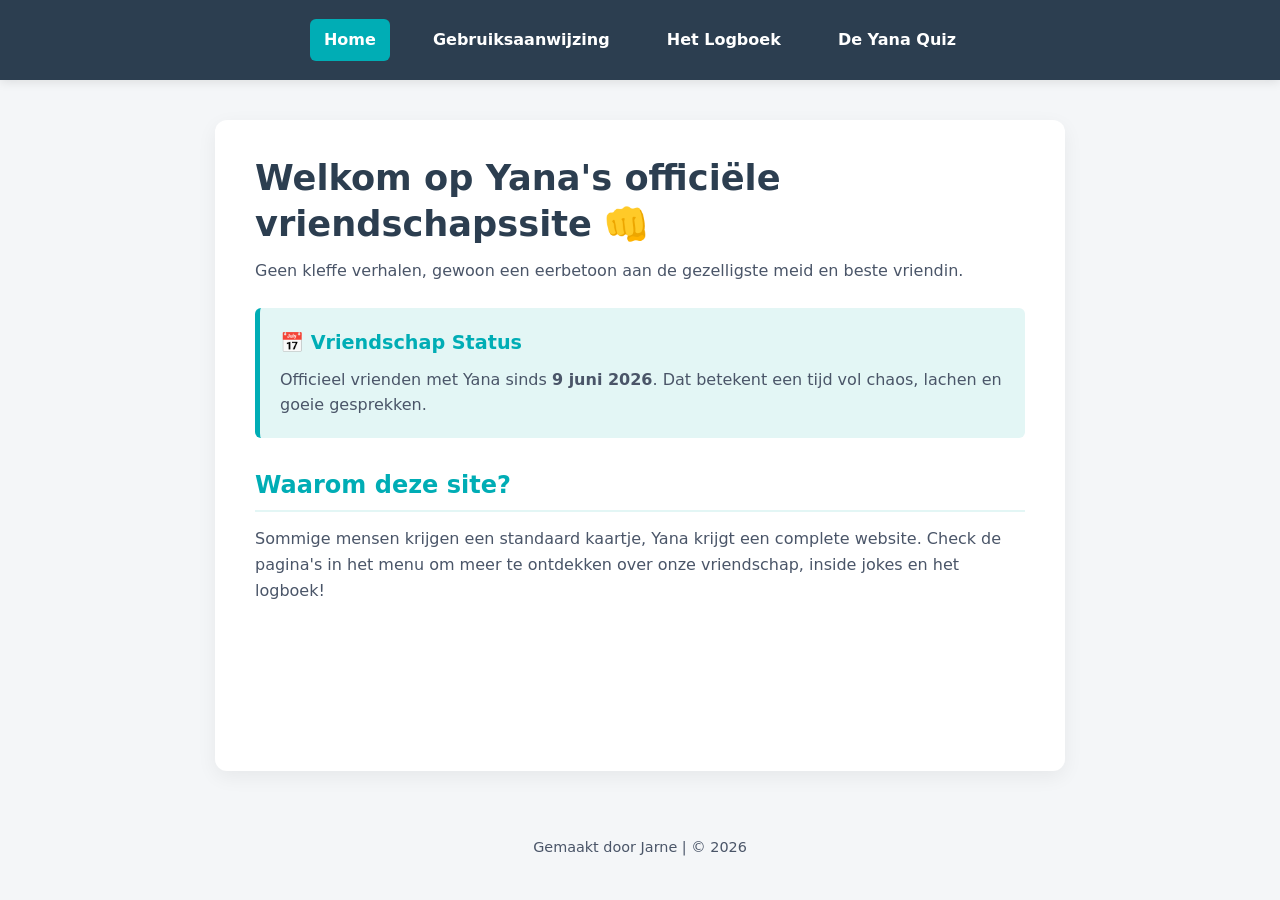
<file: index.html>
<!DOCTYPE html>
<html lang="nl">
<head>
  <meta charset="UTF-8">
  <meta name="viewport" content="width=device-width, initial-scale=1.0">
  <title>Yana HQ - The Best Friend Site</title>
  <link rel="stylesheet" href="style.css">
</head>
<body>

  <nav>
    <a href="index.html" class="active">Home</a>
    <a href="over.html">Gebruiksaanwijzing</a>
    <a href="herinneringen.html">Het Logboek</a>
    <a href="quiz.html">De Yana Quiz</a>
  </nav>

  <div class="container">
    <h1>Welkom op Yana's officiële vriendschapssite 👊</h1>
    <p>Geen kleffe verhalen, gewoon een eerbetoon aan de gezelligste meid en beste vriendin.</p>

    <div class="highlight-box">
      <h3>📅 Vriendschap Status</h3>
      <p>Officieel vrienden met Yana sinds <strong>9 juni 2026</strong>. Dat betekent een tijd vol chaos, lachen en goeie gesprekken.</p>
    </div>

    <h2>Waarom deze site?</h2>
    <p>Sommige mensen krijgen een standaard kaartje, Yana krijgt een complete website. Check de pagina's in het menu om meer te ontdekken over onze vriendschap, inside jokes en het logboek!</p>
  </div>

  <footer>
    <p>Gemaakt door Jarne | © 2026</p>
  </footer>

</body>
</html>
</file>
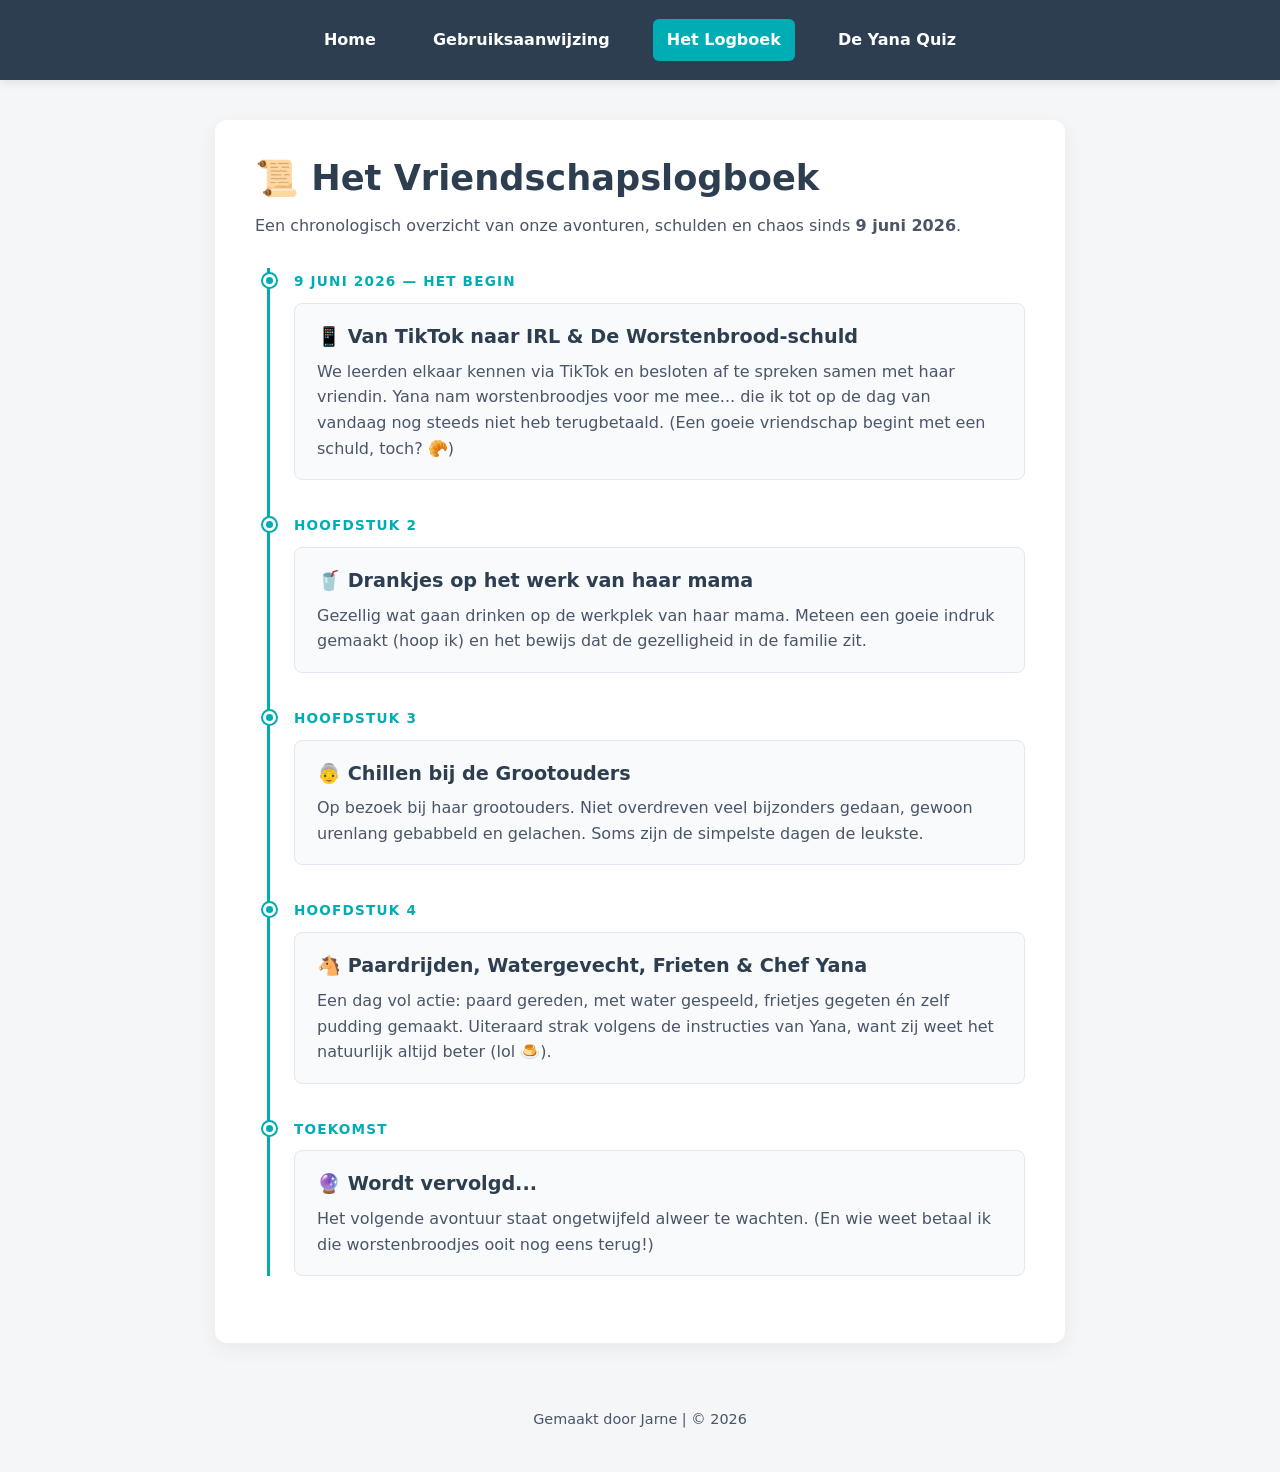
<file: herinneringen.html>
<!DOCTYPE html>
<html lang="nl">
<head>
  <meta charset="UTF-8">
  <meta name="viewport" content="width=device-width, initial-scale=1.0">
  <title>Yana - Het Vriendschapslogboek</title>
  <link rel="stylesheet" href="style.css">
</head>
<body>

  <nav>
    <a href="index.html">Home</a>
    <a href="over.html">Gebruiksaanwijzing</a>
    <a href="herinneringen.html" class="active">Het Logboek</a>
    <a href="quiz.html">De Yana Quiz</a>
  </nav>

  <div class="container">
    <h1>📜 Het Vriendschapslogboek</h1>
    <p>Een chronologisch overzicht van onze avonturen, schulden en chaos sinds <strong>9 juni 2026</strong>.</p>

    <div class="timeline">

      <!-- Moment 1: TikTok & De Eerste Ontmoeting -->
      <div class="timeline-item">
        <span class="date-tag">9 Juni 2026 — Het Begin</span>
        <div class="timeline-card">
          <h3>📱 Van TikTok naar IRL & De Worstenbrood-schuld</h3>
          <p>We leerden elkaar kennen via TikTok en besloten af te spreken samen met haar vriendin. Yana nam worstenbroodjes voor me mee... die ik tot op de dag van vandaag nog steeds niet heb terugbetaald. (Een goeie vriendschap begint met een schuld, toch? 🥐)</p>
        </div>
      </div>

      <!-- Moment 2: Drankje & Moeder leren kennen -->
      <div class="timeline-item">
        <span class="date-tag">Hoofdstuk 2</span>
        <div class="timeline-card">
          <h3>🥤 Drankjes op het werk van haar mama</h3>
          <p>Gezellig wat gaan drinken op de werkplek van haar mama. Meteen een goeie indruk gemaakt (hoop ik) en het bewijs dat de gezelligheid in de familie zit.</p>
        </div>
      </div>

      <!-- Moment 3: Grootouders -->
      <div class="timeline-item">
        <span class="date-tag">Hoofdstuk 3</span>
        <div class="timeline-card">
          <h3>👵 Chillen bij de Grootouders</h3>
          <p>Op bezoek bij haar grootouders. Niet overdreven veel bijzonders gedaan, gewoon urenlang gebabbeld en gelachen. Soms zijn de simpelste dagen de leukste.</p>
        </div>
      </div>

      <!-- Moment 4: Gisteren -->
      <div class="timeline-item">
        <span class="date-tag">Hoofdstuk 4</span>
        <div class="timeline-card">
          <h3>🐴 Paardrijden, Watergevecht, Frieten & Chef Yana</h3>
          <p>Een dag vol actie: paard gereden, met water gespeeld, frietjes gegeten én zelf pudding gemaakt. Uiteraard strak volgens de instructies van Yana, want zij weet het natuurlijk altijd beter (lol 🍮).</p>
        </div>
      </div>

      <!-- Moment 5: Binnenkort... -->
      <div class="timeline-item">
        <span class="date-tag">Toekomst</span>
        <div class="timeline-card">
          <h3>🔮 Wordt vervolgd...</h3>
          <p>Het volgende avontuur staat ongetwijfeld alweer te wachten. (En wie weet betaal ik die worstenbroodjes ooit nog eens terug!)</p>
        </div>
      </div>

    </div>
  </div>

  <footer>
    <p>Gemaakt door Jarne | © 2026</p>
  </footer>

</body>
</html>
</file>
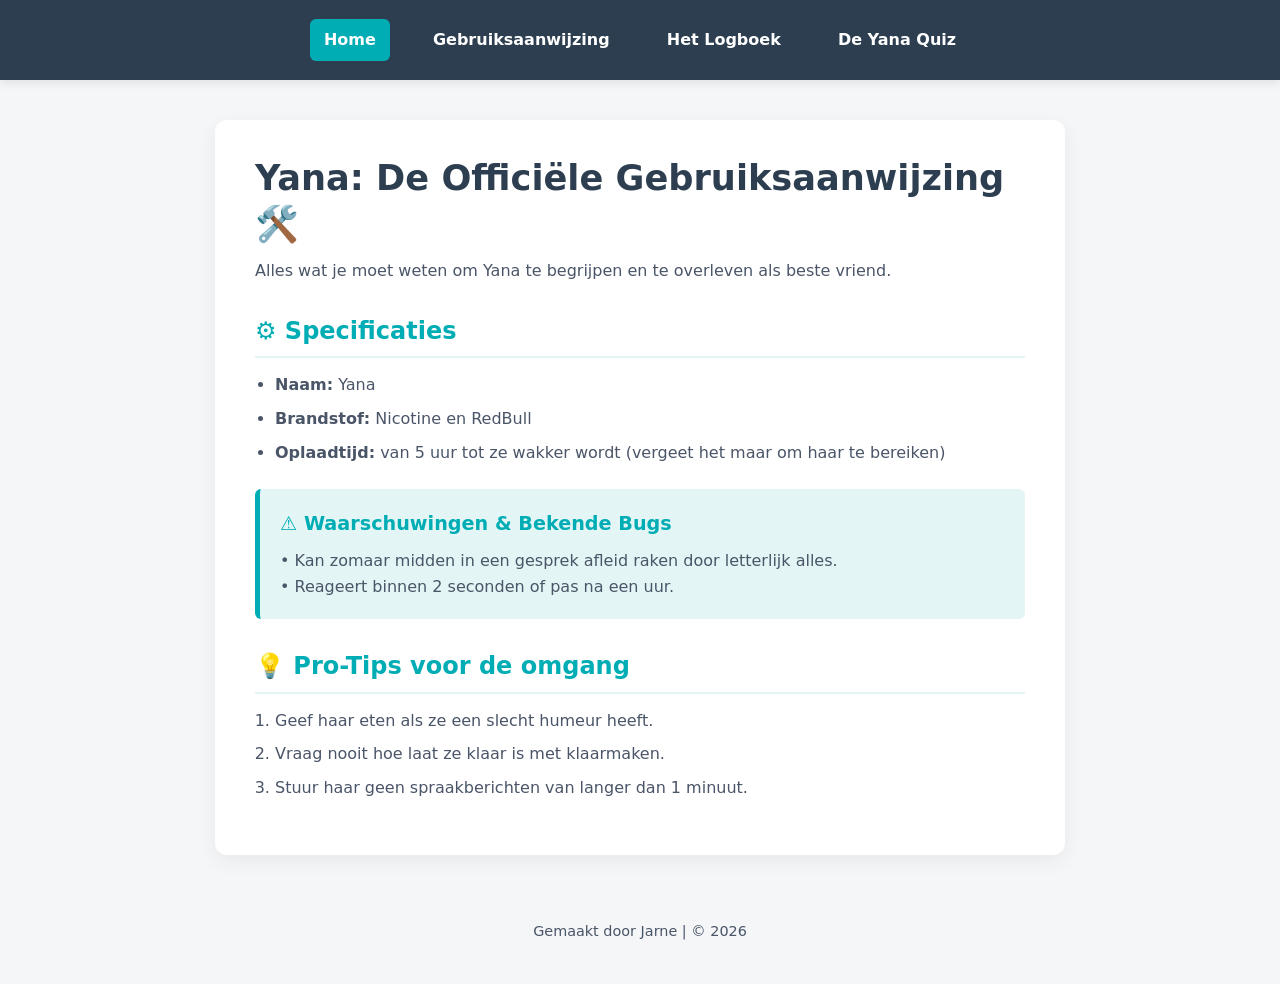
<file: over.html>
<!DOCTYPE html>
<html lang="nl">
<head>
  <meta charset="UTF-8">
  <meta name="viewport" content="width=device-width, initial-scale=1.0">
  <title>Yana - Handleiding</title>
  <link rel="stylesheet" href="style.css">
</head>
<body>

  <nav>
    <a href="index.html" class="active">Home</a>
    <a href="over.html">Gebruiksaanwijzing</a>
    <a href="herinneringen.html">Het Logboek</a>
    <a href="quiz.html">De Yana Quiz</a>
  </nav>

  <div class="container">
    <h1>Yana: De Officiële Gebruiksaanwijzing 🛠️</h1>
    <p>Alles wat je moet weten om Yana te begrijpen en te overleven als beste vriend.</p>

    <h2>⚙️ Specificaties</h2>
    <ul>
      <li><strong>Naam:</strong> Yana</li>
      <li><strong>Brandstof:</strong> Nicotine en RedBull</li>
      <li><strong>Oplaadtijd:</strong> van 5 uur tot ze wakker wordt (vergeet het maar om haar te bereiken)</li>
    </ul>

    <div class="highlight-box">
      <h3>⚠️ Waarschuwingen & Bekende Bugs</h3>
      <p>• Kan zomaar midden in een gesprek afleid raken door letterlijk alles.<br>
         • Reageert binnen 2 seconden of pas na een uur.</p>
    </div>

    <h2>💡 Pro-Tips voor de omgang</h2>
    <ol>
      <li>Geef haar eten als ze een slecht humeur heeft.</li>
      <li>Vraag nooit hoe laat ze klaar is met klaarmaken.</li>
      <li>Stuur haar geen spraakberichten van langer dan 1 minuut.</li>
    </ol>
  </div>

  <footer>
    <p>Gemaakt door Jarne | © 2026</p>
  </footer>

</body>
</html>
</file>
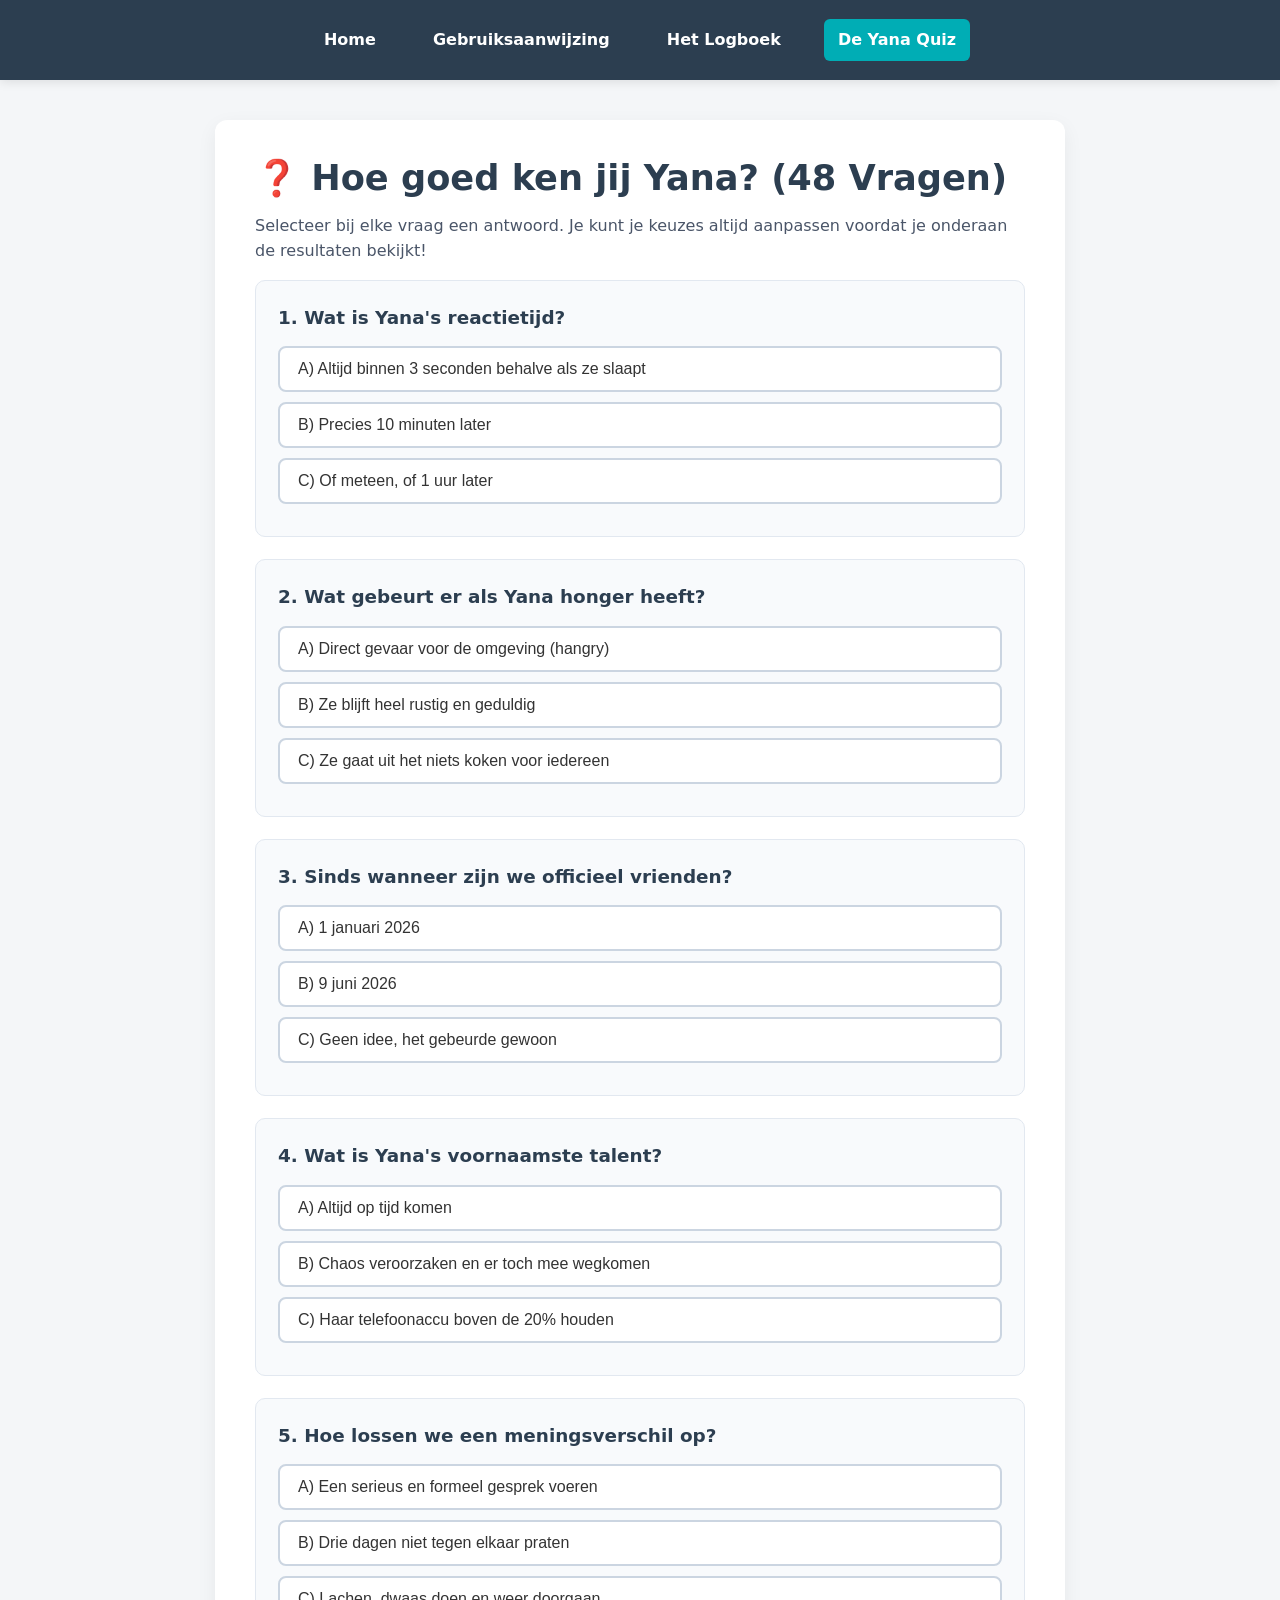
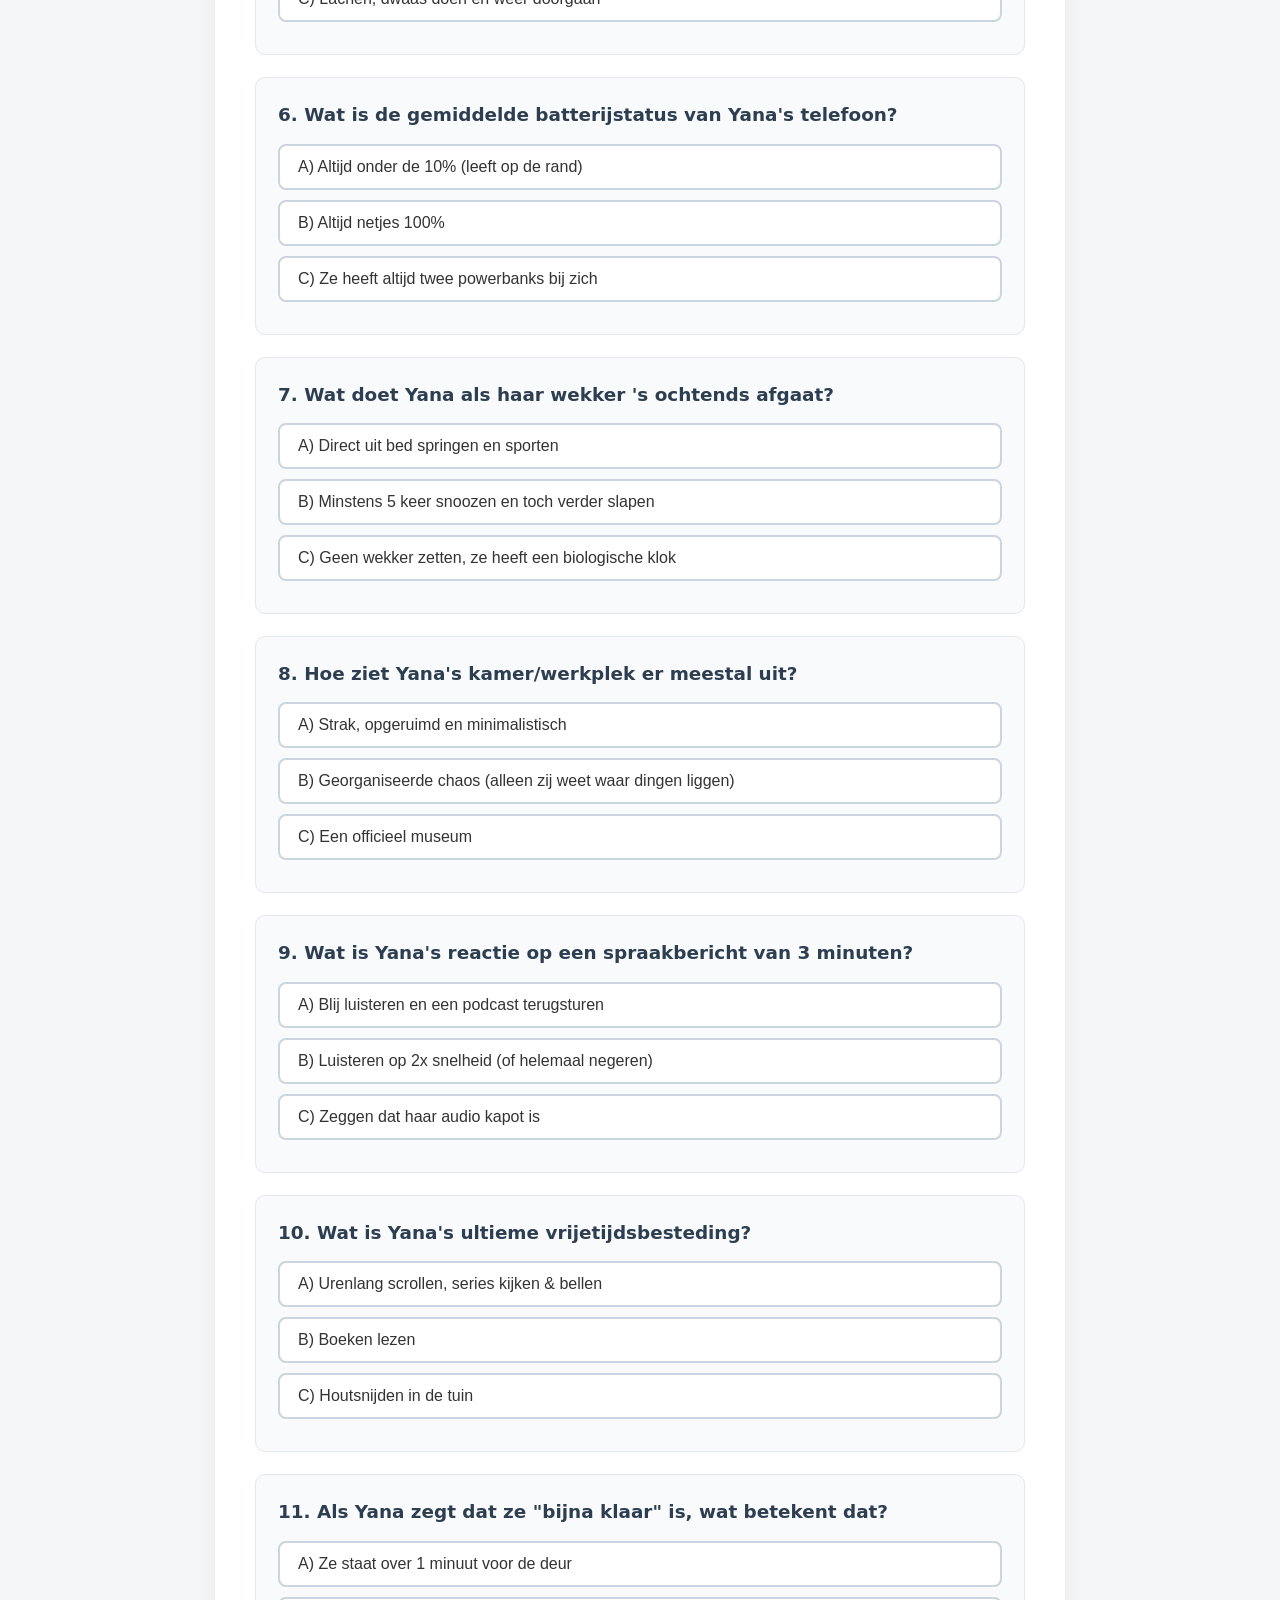
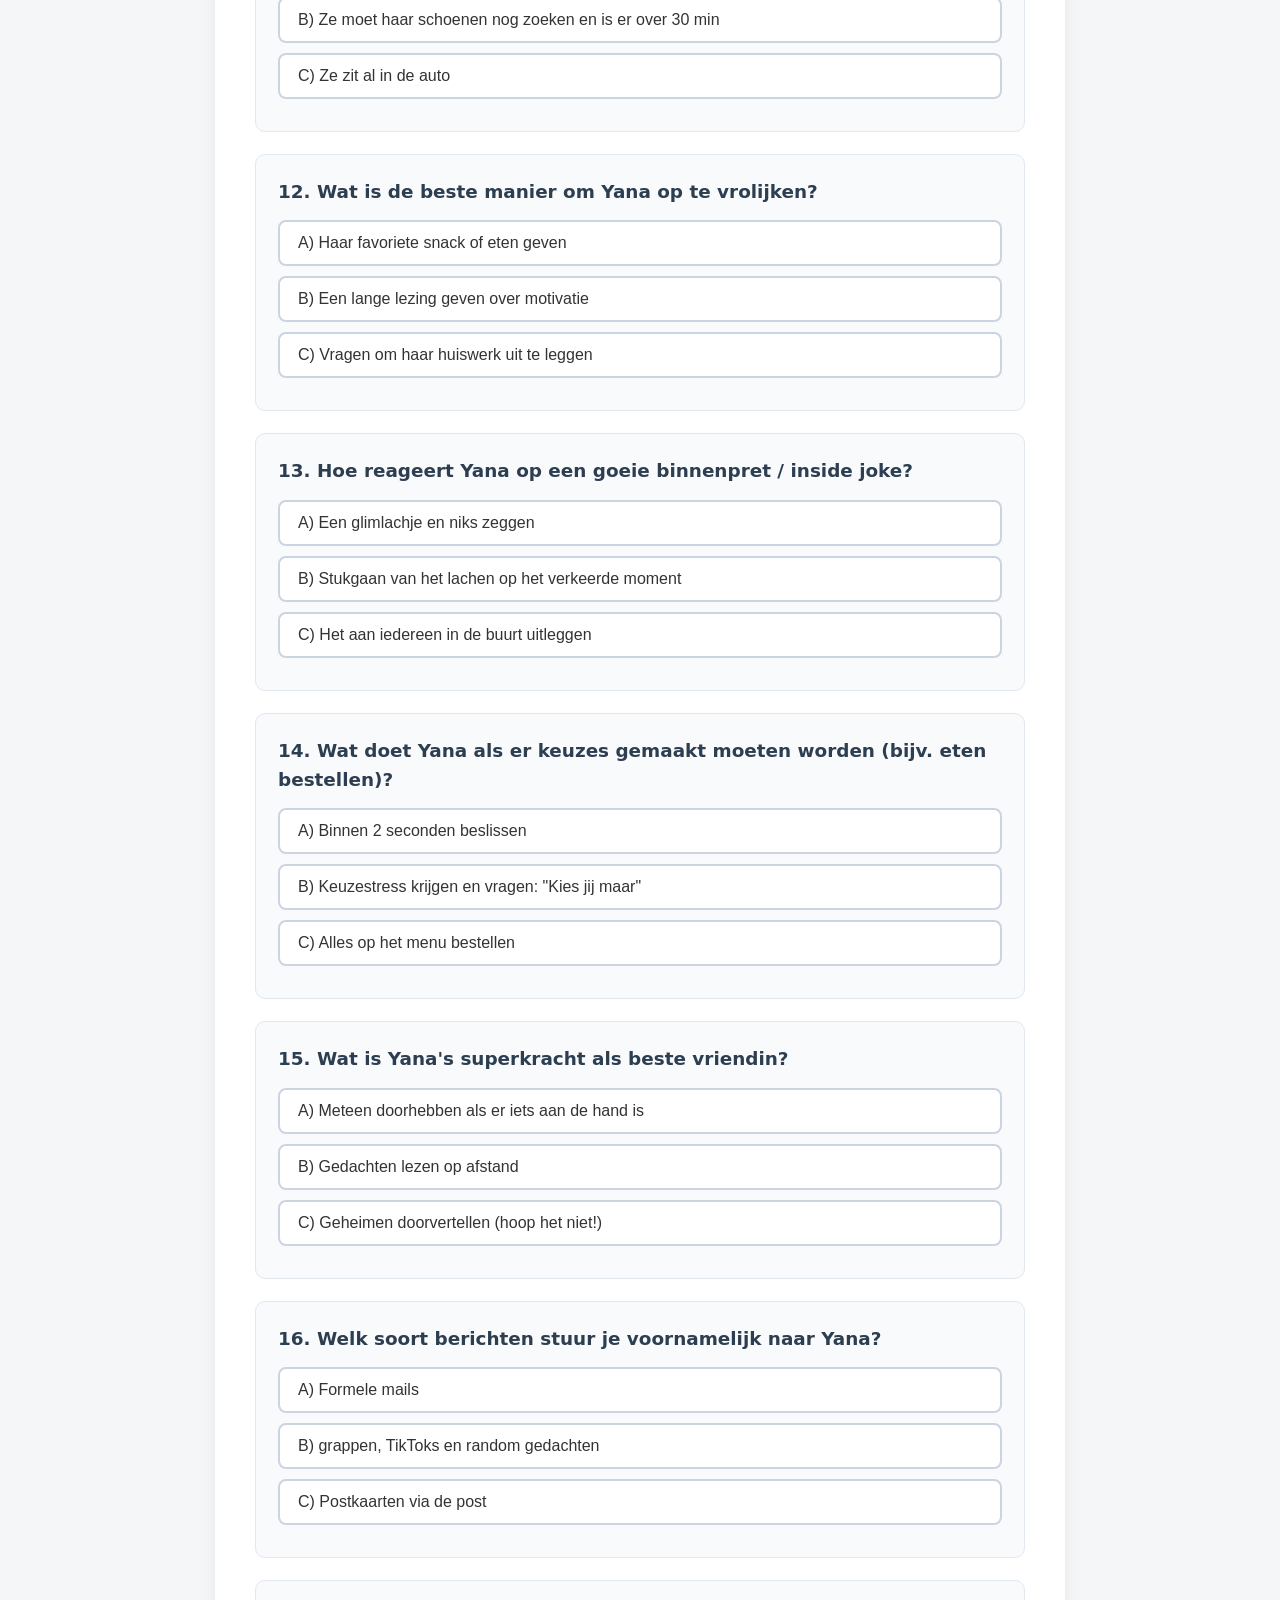
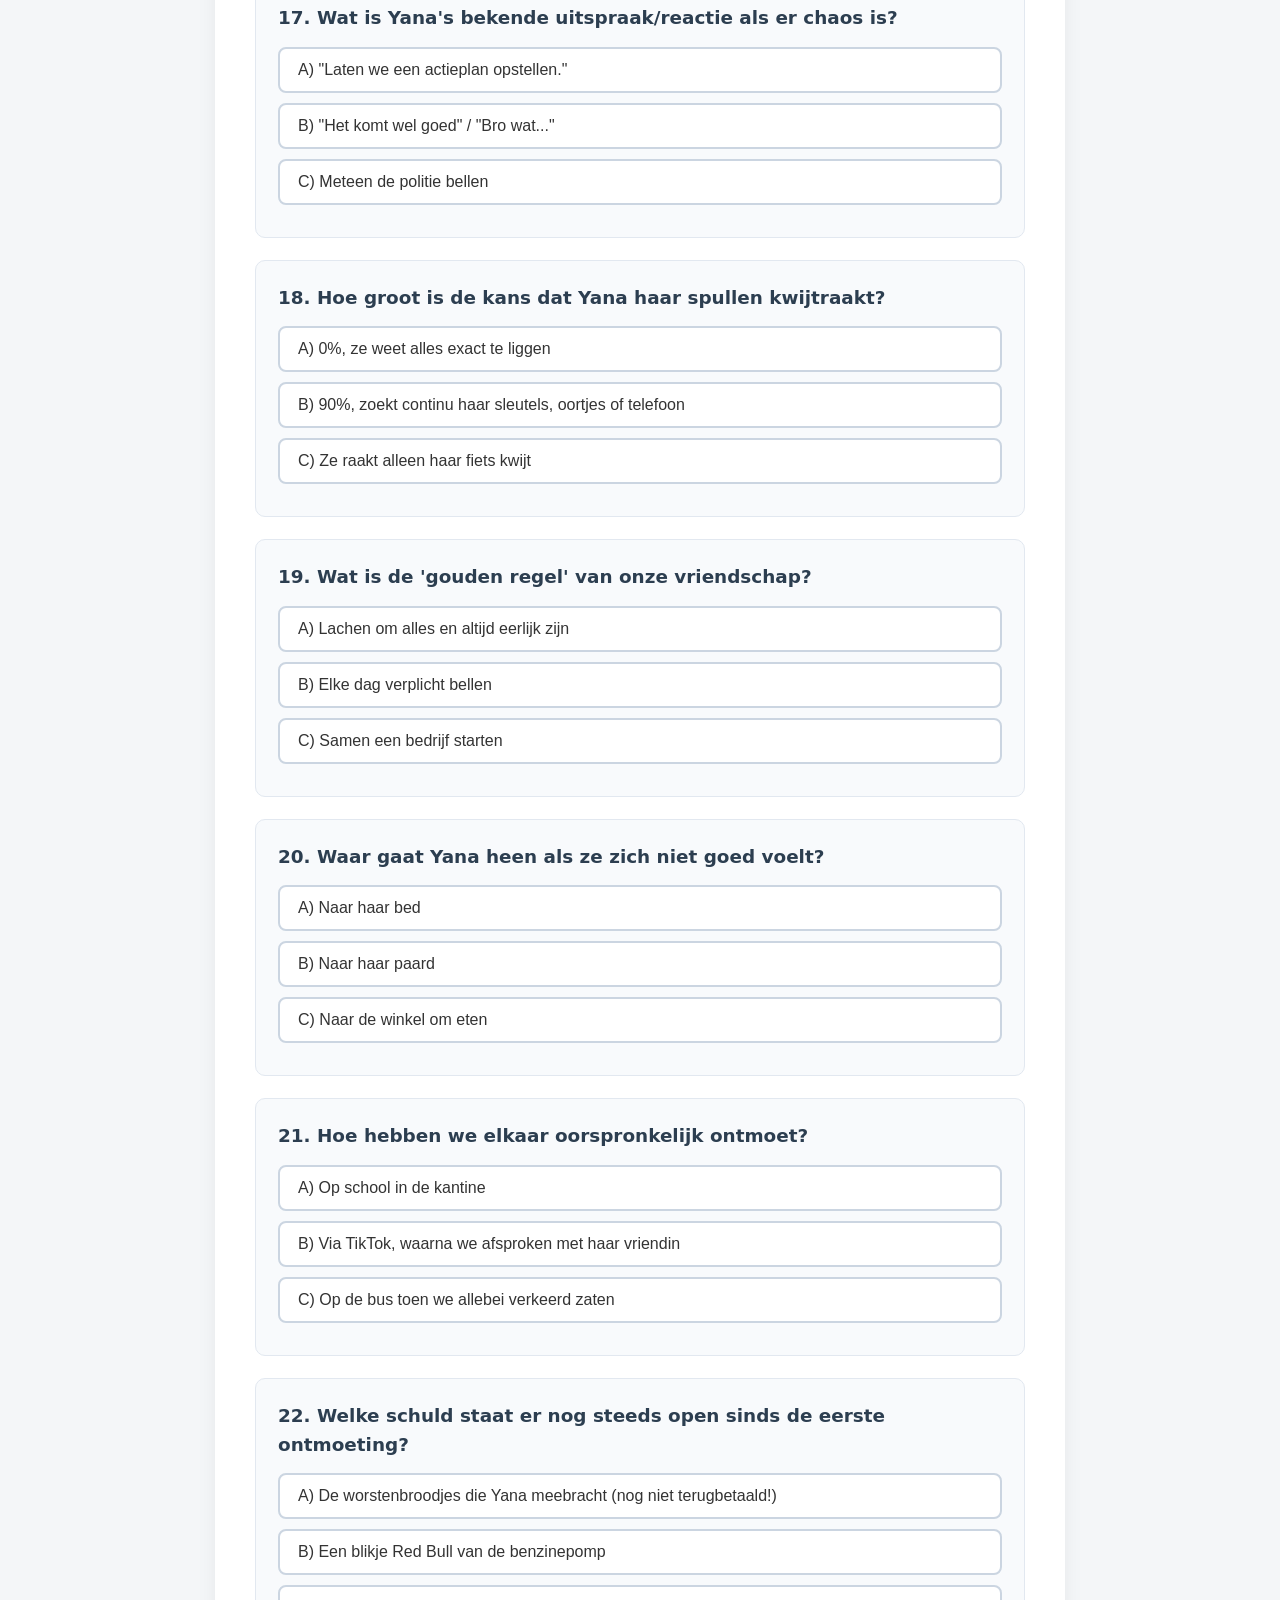
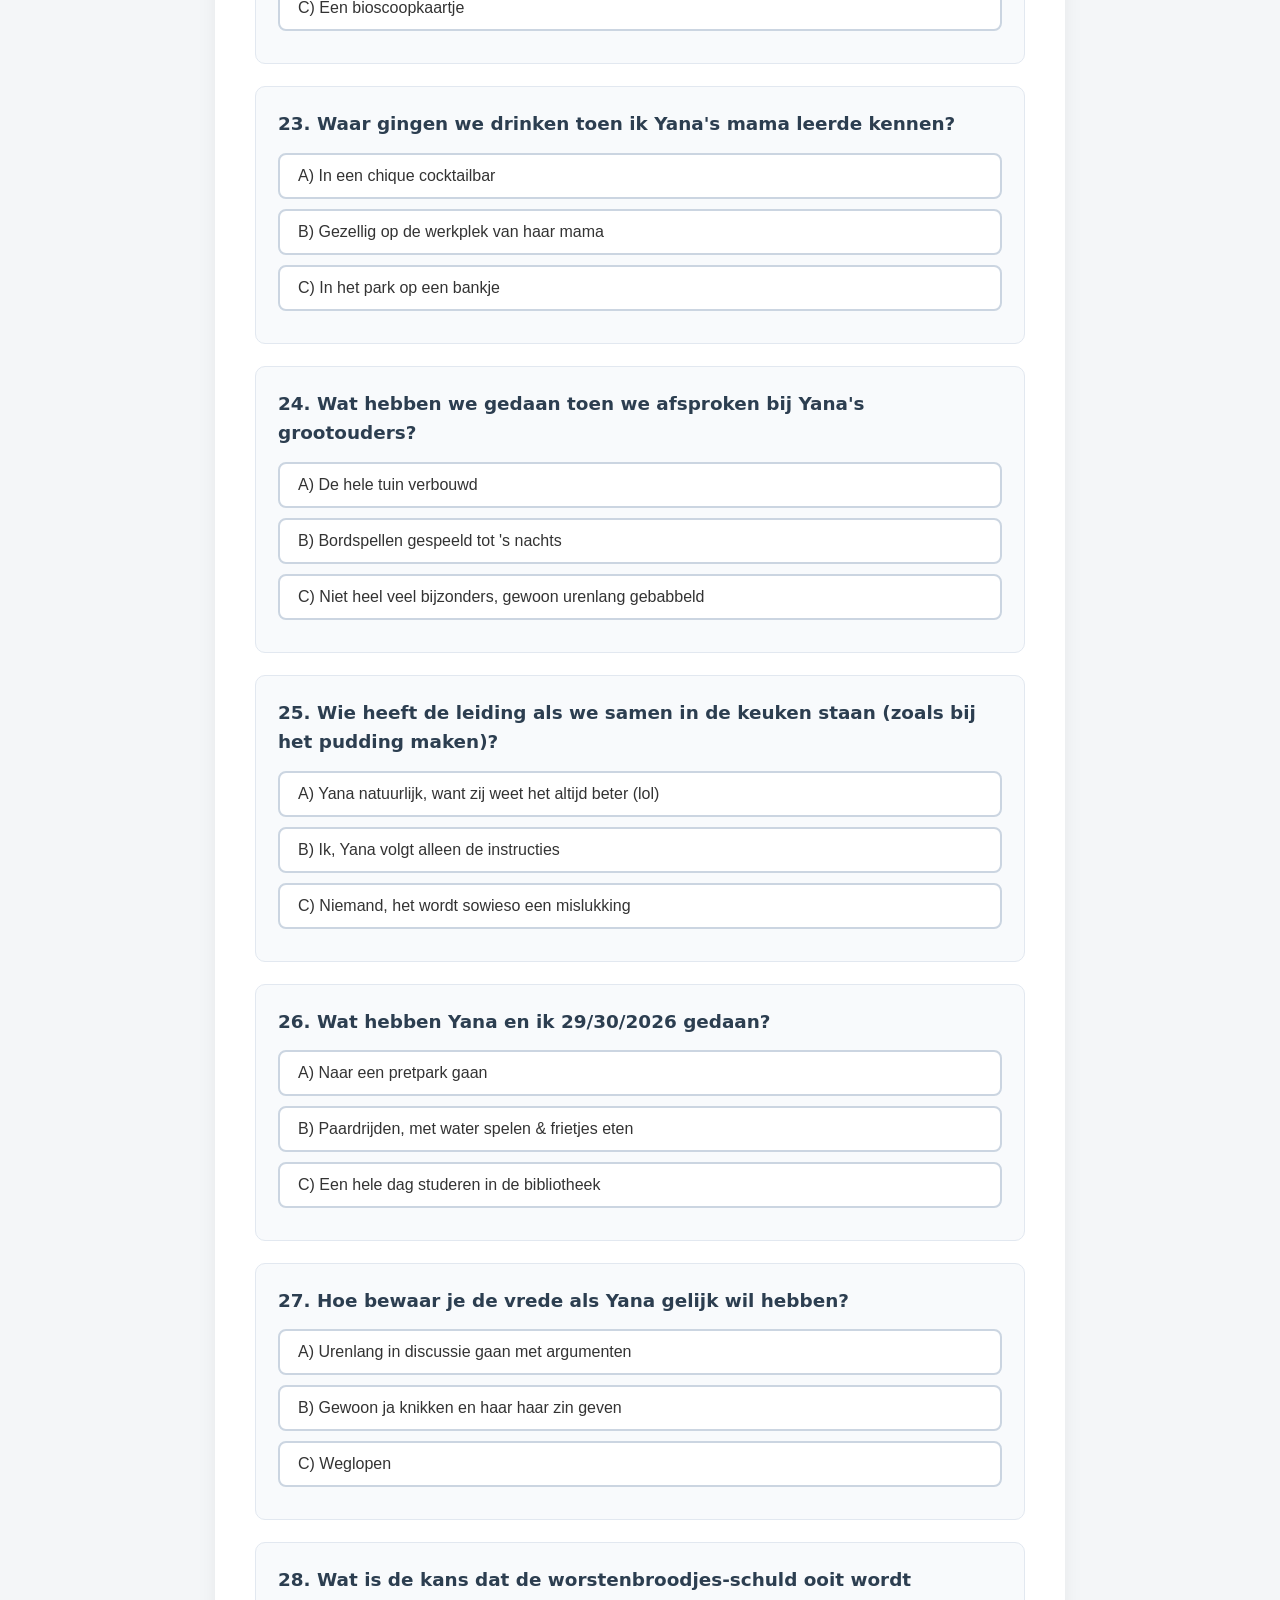
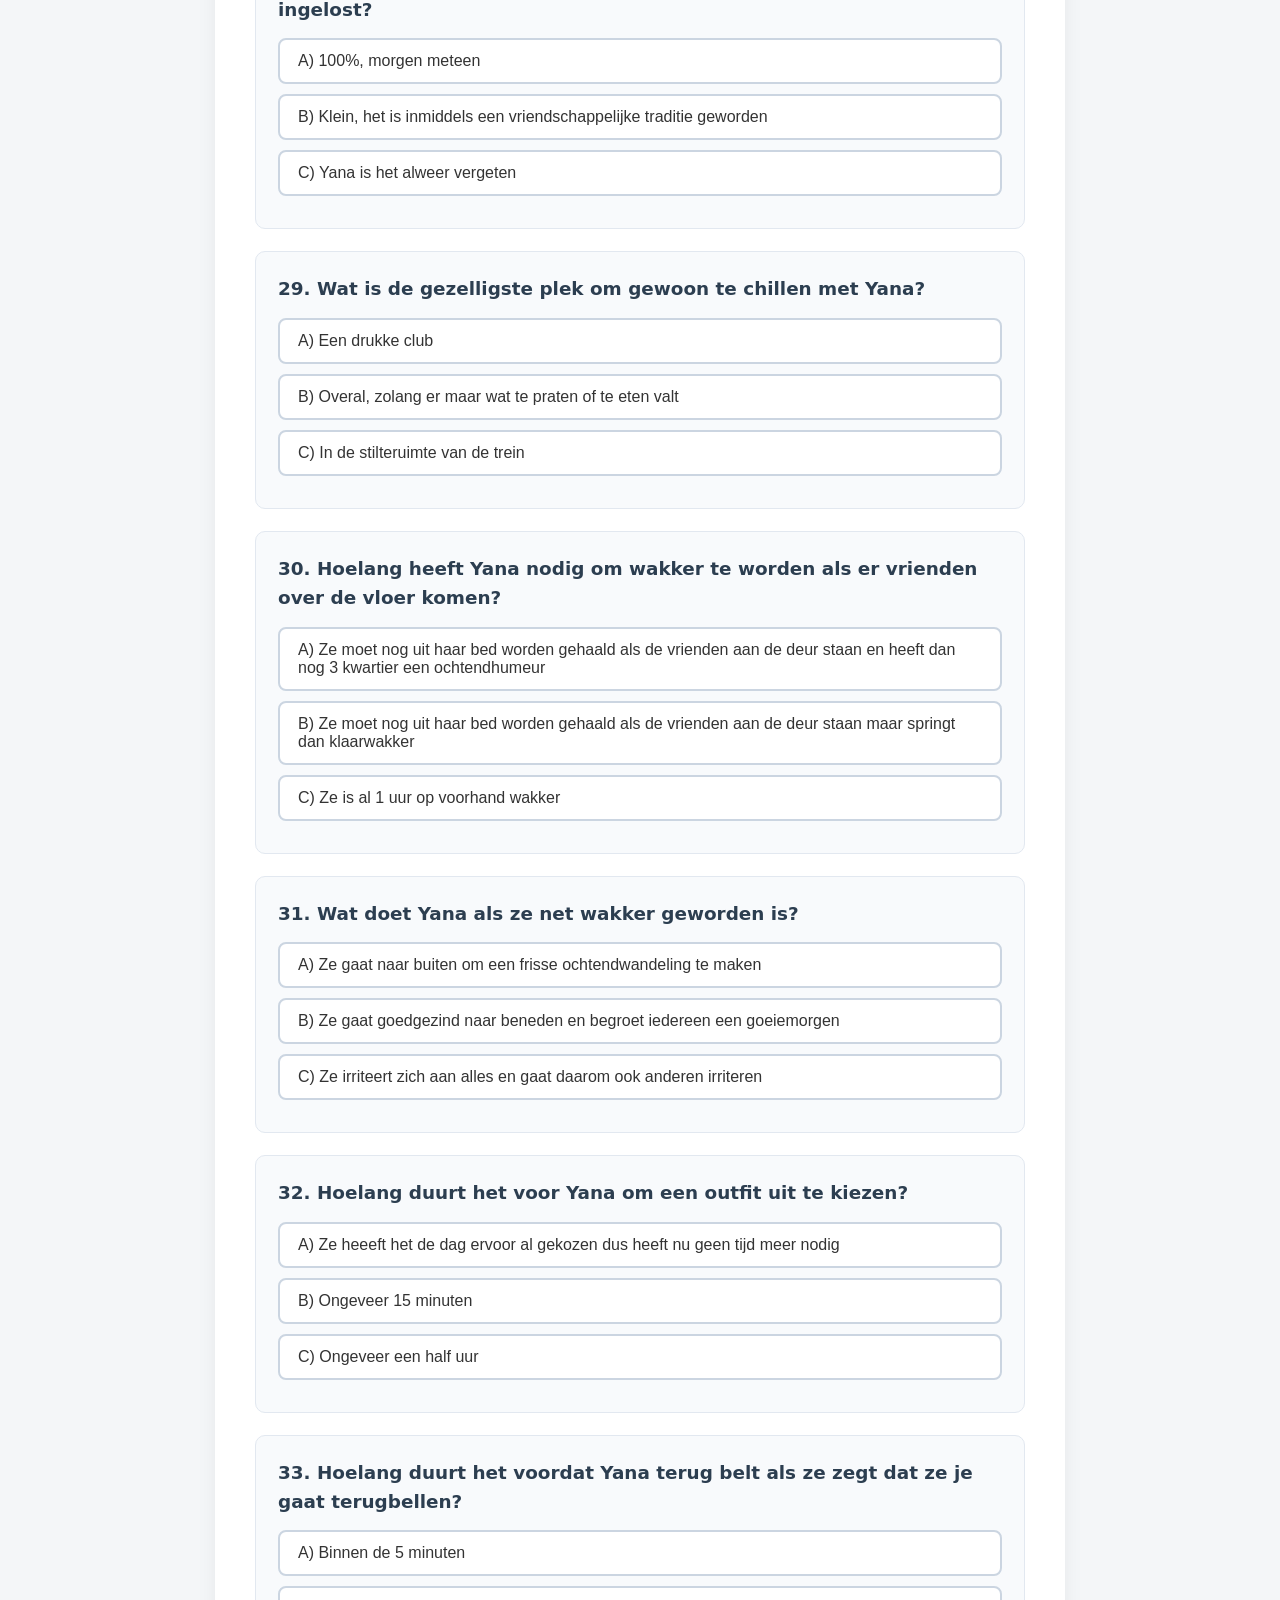
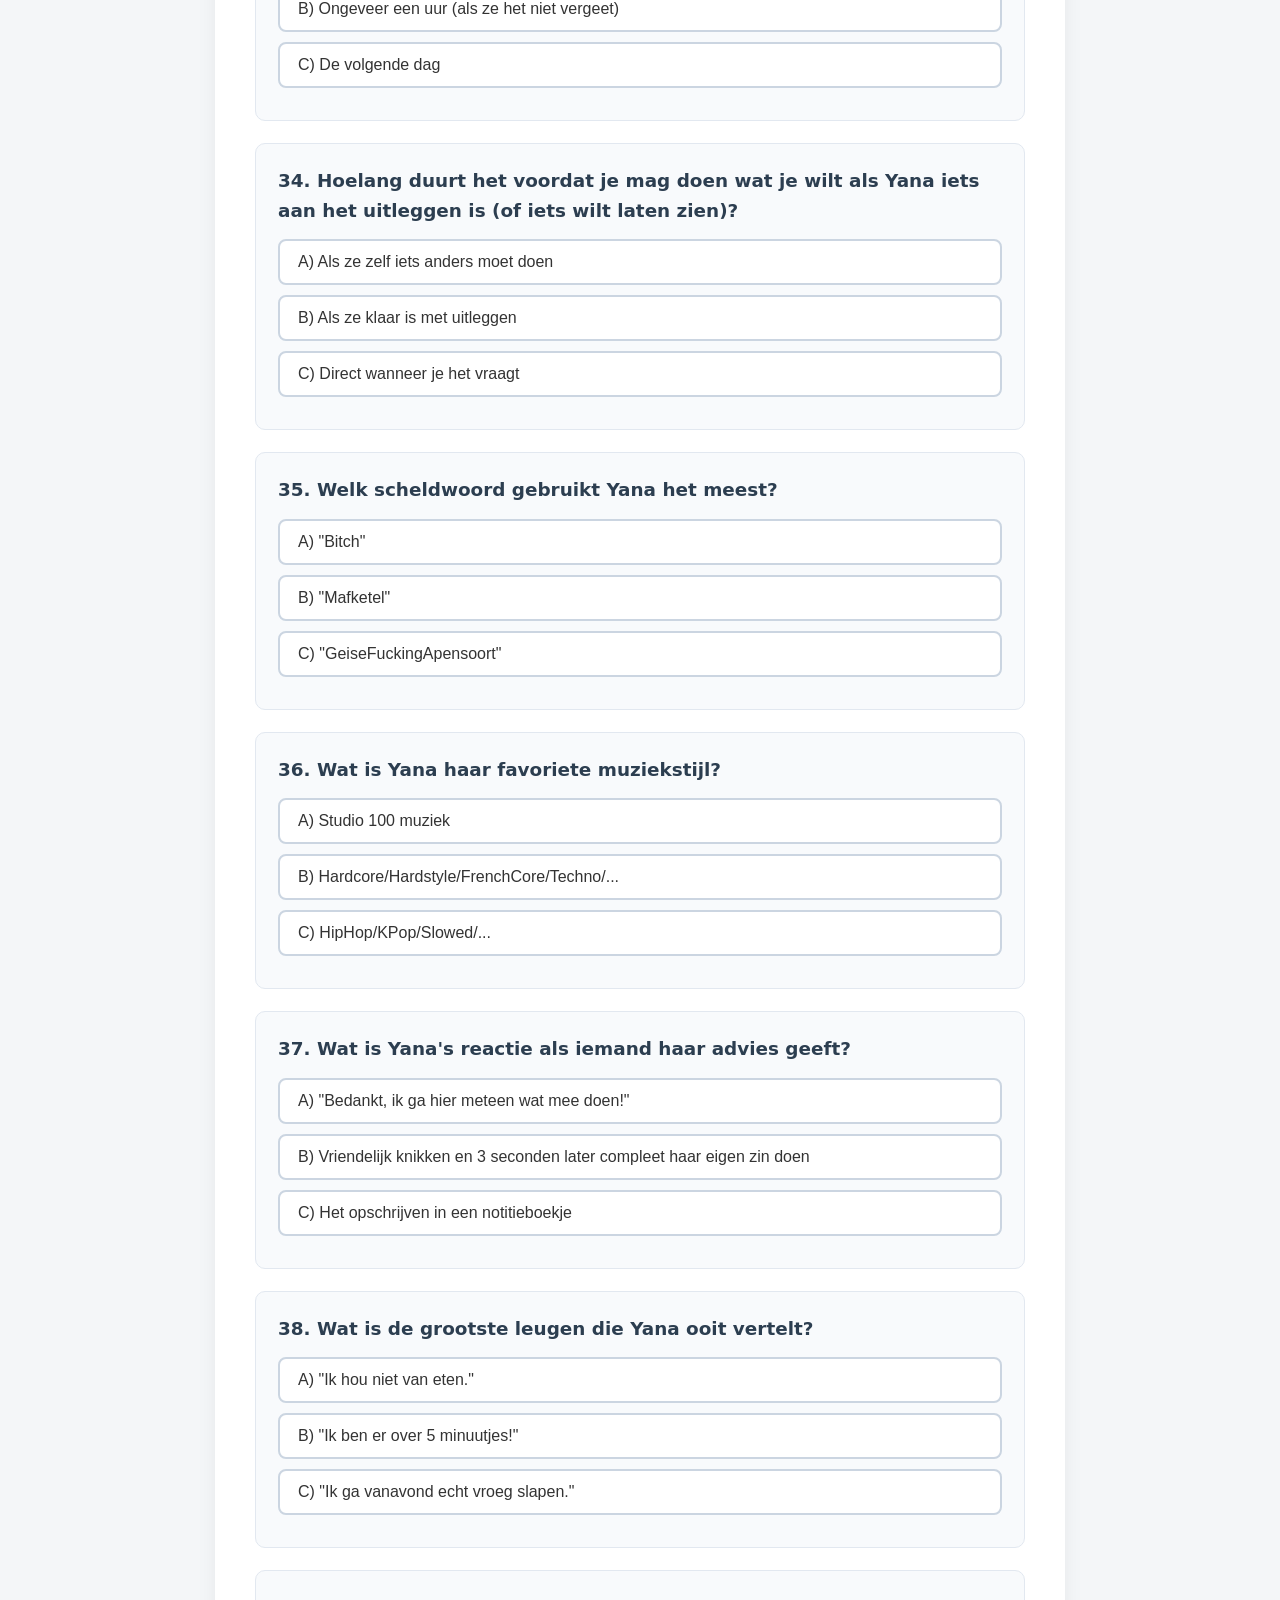
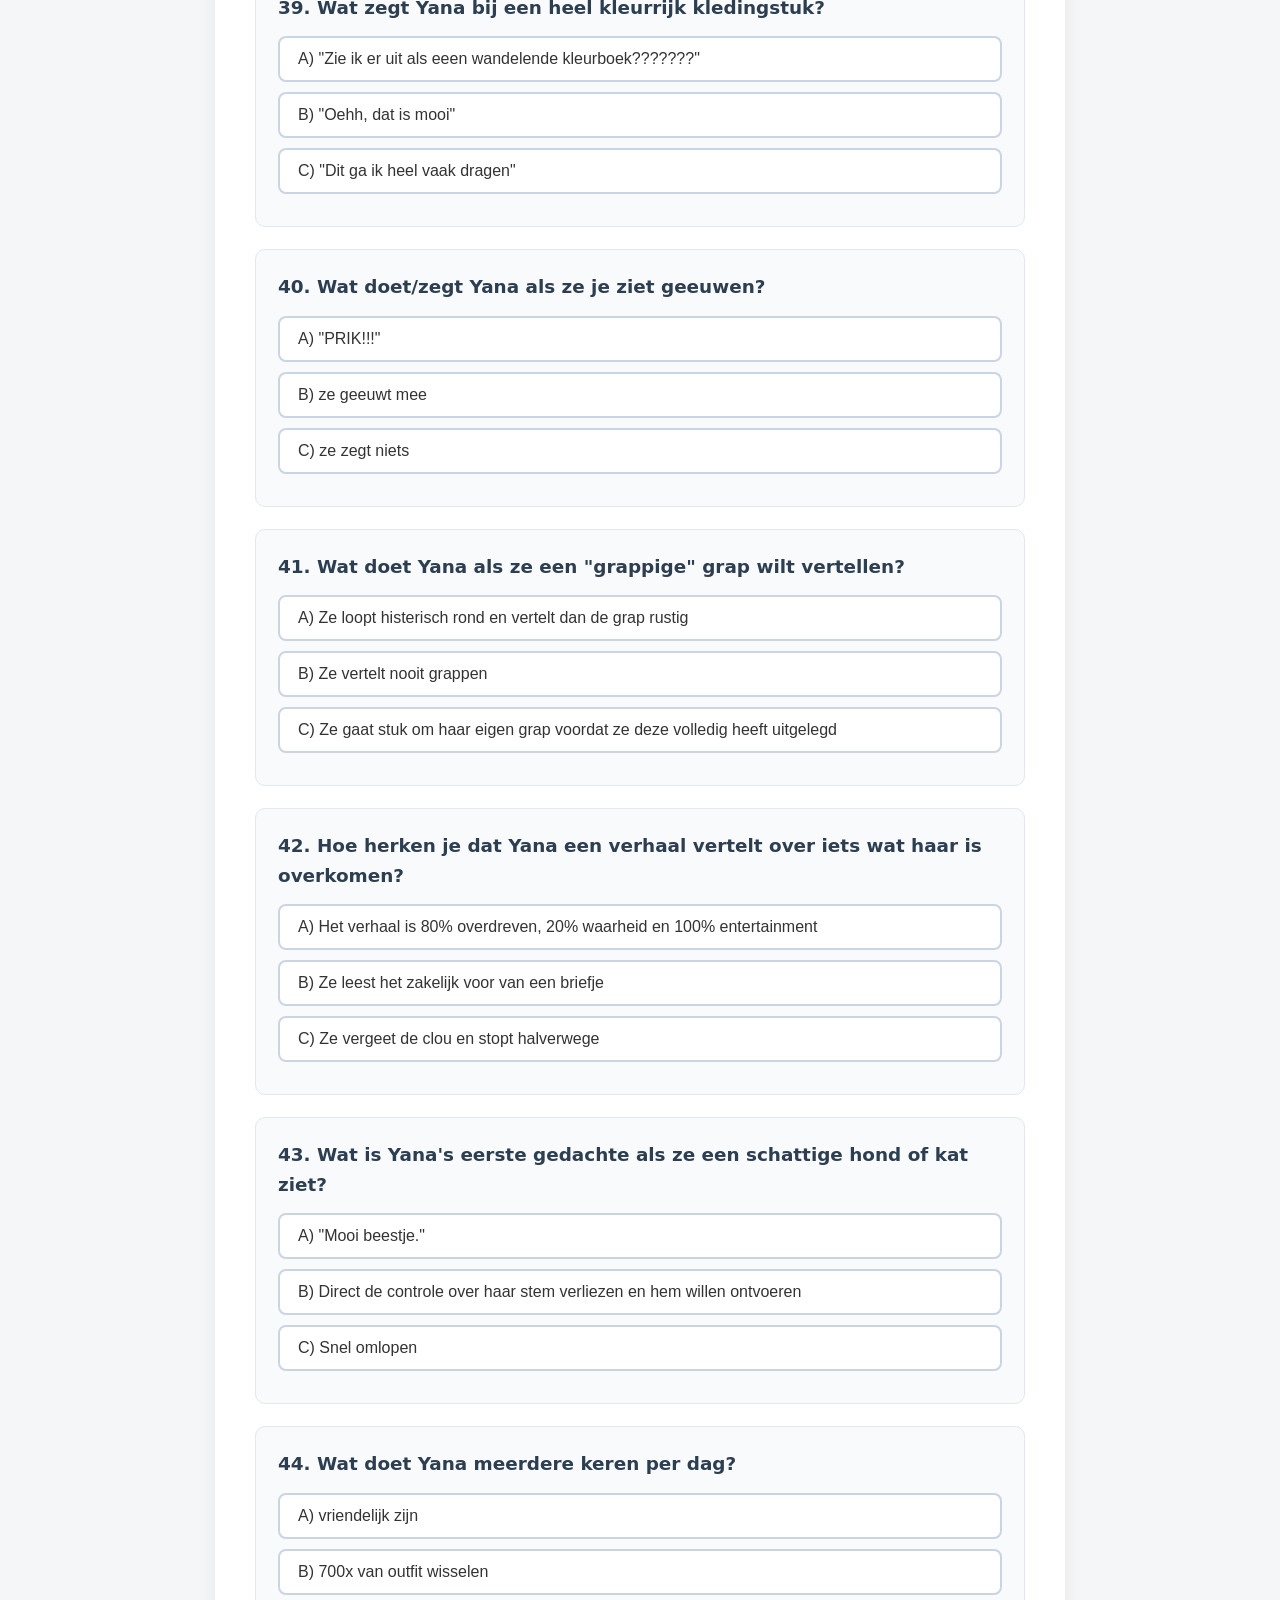
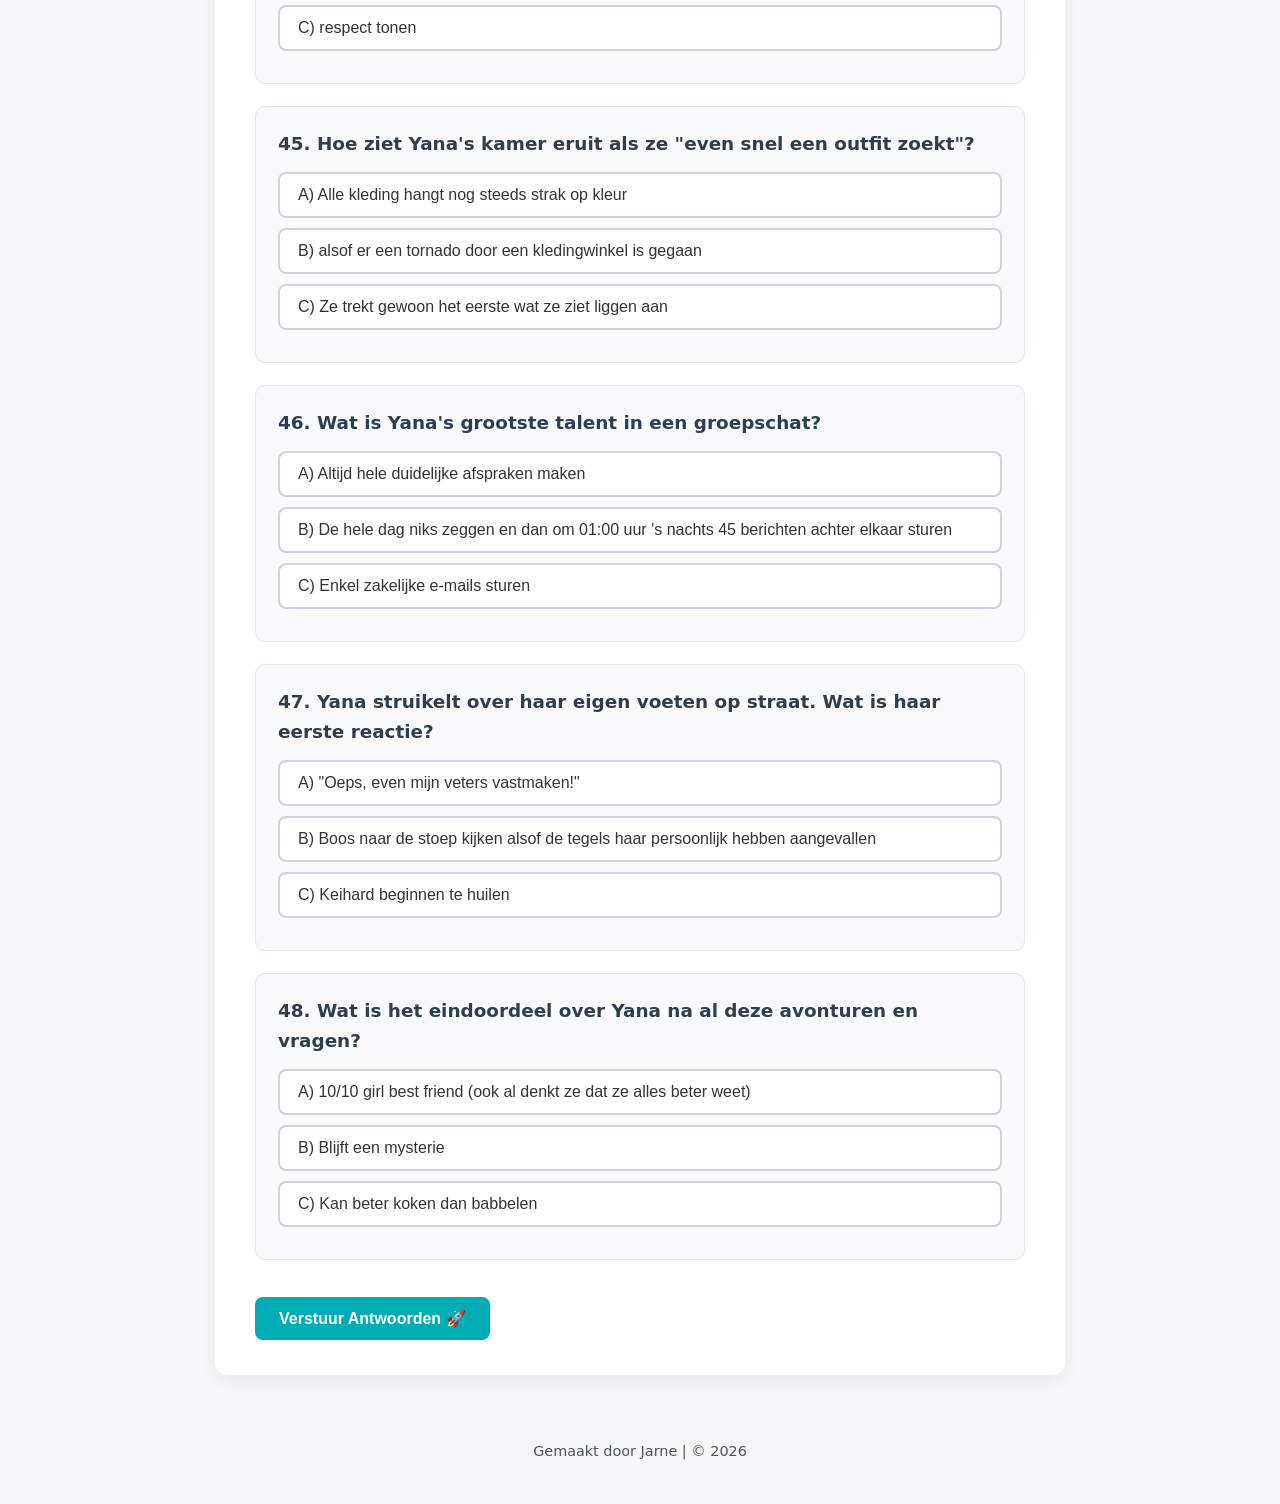
<file: quiz.html>
<!DOCTYPE html>
<html lang="nl">

<head>
  <meta charset="UTF-8">
  <meta name="viewport" content="width=device-width, initial-scale=1.0">
  <title>Yana - De Ultieme Quiz</title>
  <link rel="stylesheet" href="style.css">
</head>

<body>

  <nav>
    <a href="index.html">Home</a>
    <a href="over.html">Gebruiksaanwijzing</a>
    <a href="herinneringen.html">Het Logboek</a>
    <a href="quiz.html" class="active">De Yana Quiz</a>
  </nav>

  <div class="container">
    <h1>❓ Hoe goed ken jij Yana? (48 Vragen)</h1>
    <p>Selecteer bij elke vraag een antwoord. Je kunt je keuzes altijd aanpassen voordat je onderaan de resultaten bekijkt!</p>

    <!-- Vraag 1 -->
    <div class="quiz-question" id="q1">
      <h3>1. Wat is Yana's reactietijd?</h3>
      <button class="options-btn" data-correct="true" onclick="selectOption(1, this)">A) Altijd binnen 3 seconden behalve als ze slaapt</button>
      <button class="options-btn" data-correct="false" onclick="selectOption(1, this)">B) Precies 10 minuten later</button>
      <button class="options-btn" data-correct="false" onclick="selectOption(1, this)">C) Of meteen, of 1 uur later</button>
    </div>

    <!-- Vraag 2 -->
    <div class="quiz-question" id="q2">
      <h3>2. Wat gebeurt er als Yana honger heeft?</h3>
      <button class="options-btn" data-correct="true" onclick="selectOption(2, this)">A) Direct gevaar voor de omgeving (hangry)</button>
      <button class="options-btn" data-correct="false" onclick="selectOption(2, this)">B) Ze blijft heel rustig en geduldig</button>
      <button class="options-btn" data-correct="false" onclick="selectOption(2, this)">C) Ze gaat uit het niets koken voor iedereen</button>
    </div>

    <!-- Vraag 3 -->
    <div class="quiz-question" id="q3">
      <h3>3. Sinds wanneer zijn we officieel vrienden?</h3>
      <button class="options-btn" data-correct="false" onclick="selectOption(3, this)">A) 1 januari 2026</button>
      <button class="options-btn" data-correct="true" onclick="selectOption(3, this)">B) 9 juni 2026</button>
      <button class="options-btn" data-correct="false" onclick="selectOption(3, this)">C) Geen idee, het gebeurde gewoon</button>
    </div>

    <!-- Vraag 4 -->
    <div class="quiz-question" id="q4">
      <h3>4. Wat is Yana's voornaamste talent?</h3>
      <button class="options-btn" data-correct="false" onclick="selectOption(4, this)">A) Altijd op tijd komen</button>
      <button class="options-btn" data-correct="true" onclick="selectOption(4, this)">B) Chaos veroorzaken en er toch mee wegkomen</button>
      <button class="options-btn" data-correct="false" onclick="selectOption(4, this)">C) Haar telefoonaccu boven de 20% houden</button>
    </div>

    <!-- Vraag 5 -->
    <div class="quiz-question" id="q5">
      <h3>5. Hoe lossen we een meningsverschil op?</h3>
      <button class="options-btn" data-correct="false" onclick="selectOption(5, this)">A) Een serieus en formeel gesprek voeren</button>
      <button class="options-btn" data-correct="false" onclick="selectOption(5, this)">B) Drie dagen niet tegen elkaar praten</button>
      <button class="options-btn" data-correct="true" onclick="selectOption(5, this)">C) Lachen, dwaas doen en weer doorgaan</button>
    </div>

    <!-- Vraag 6 -->
    <div class="quiz-question" id="q6">
      <h3>6. Wat is de gemiddelde batterijstatus van Yana's telefoon?</h3>
      <button class="options-btn" data-correct="true" onclick="selectOption(6, this)">A) Altijd onder de 10% (leeft op de rand)</button>
      <button class="options-btn" data-correct="false" onclick="selectOption(6, this)">B) Altijd netjes 100%</button>
      <button class="options-btn" data-correct="false" onclick="selectOption(6, this)">C) Ze heeft altijd twee powerbanks bij zich</button>
    </div>

    <!-- Vraag 7 -->
    <div class="quiz-question" id="q7">
      <h3>7. Wat doet Yana als haar wekker 's ochtends afgaat?</h3>
      <button class="options-btn" data-correct="false" onclick="selectOption(7, this)">A) Direct uit bed springen en sporten</button>
      <button class="options-btn" data-correct="true" onclick="selectOption(7, this)">B) Minstens 5 keer snoozen en toch verder slapen</button>
      <button class="options-btn" data-correct="false" onclick="selectOption(7, this)">C) Geen wekker zetten, ze heeft een biologische klok</button>
    </div>

    <!-- Vraag 8 -->
    <div class="quiz-question" id="q8">
      <h3>8. Hoe ziet Yana's kamer/werkplek er meestal uit?</h3>
      <button class="options-btn" data-correct="false" onclick="selectOption(8, this)">A) Strak, opgeruimd en minimalistisch</button>
      <button class="options-btn" data-correct="true" onclick="selectOption(8, this)">B) Georganiseerde chaos (alleen zij weet waar dingen liggen)</button>
      <button class="options-btn" data-correct="false" onclick="selectOption(8, this)">C) Een officieel museum</button>
    </div>

    <!-- Vraag 9 -->
    <div class="quiz-question" id="q9">
      <h3>9. Wat is Yana's reactie op een spraakbericht van 3 minuten?</h3>
      <button class="options-btn" data-correct="false" onclick="selectOption(9, this)">A) Blij luisteren en een podcast terugsturen</button>
      <button class="options-btn" data-correct="true" onclick="selectOption(9, this)">B) Luisteren op 2x snelheid (of helemaal negeren)</button>
      <button class="options-btn" data-correct="false" onclick="selectOption(9, this)">C) Zeggen dat haar audio kapot is</button>
    </div>

    <!-- Vraag 10 -->
    <div class="quiz-question" id="q10">
      <h3>10. Wat is Yana's ultieme vrijetijdsbesteding?</h3>
      <button class="options-btn" data-correct="true" onclick="selectOption(10, this)">A) Urenlang scrollen, series kijken & bellen</button>
      <button class="options-btn" data-correct="false" onclick="selectOption(10, this)">B) Boeken lezen</button>
      <button class="options-btn" data-correct="false" onclick="selectOption(10, this)">C) Houtsnijden in de tuin</button>
    </div>

    <!-- Vraag 11 -->
    <div class="quiz-question" id="q11">
      <h3>11. Als Yana zegt dat ze "bijna klaar" is, wat betekent dat?</h3>
      <button class="options-btn" data-correct="false" onclick="selectOption(11, this)">A) Ze staat over 1 minuut voor de deur</button>
      <button class="options-btn" data-correct="true" onclick="selectOption(11, this)">B) Ze moet haar schoenen nog zoeken en is er over 30 min</button>
      <button class="options-btn" data-correct="false" onclick="selectOption(11, this)">C) Ze zit al in de auto</button>
    </div>

    <!-- Vraag 12 -->
    <div class="quiz-question" id="q12">
      <h3>12. Wat is de beste manier om Yana op te vrolijken?</h3>
      <button class="options-btn" data-correct="true" onclick="selectOption(12, this)">A) Haar favoriete snack of eten geven</button>
      <button class="options-btn" data-correct="false" onclick="selectOption(12, this)">B) Een lange lezing geven over motivatie</button>
      <button class="options-btn" data-correct="false" onclick="selectOption(12, this)">C) Vragen om haar huiswerk uit te leggen</button>
    </div>

    <!-- Vraag 13 -->
    <div class="quiz-question" id="q13">
      <h3>13. Hoe reageert Yana op een goeie binnenpret / inside joke?</h3>
      <button class="options-btn" data-correct="false" onclick="selectOption(13, this)">A) Een glimlachje en niks zeggen</button>
      <button class="options-btn" data-correct="true" onclick="selectOption(13, this)">B) Stukgaan van het lachen op het verkeerde moment</button>
      <button class="options-btn" data-correct="false" onclick="selectOption(13, this)">C) Het aan iedereen in de buurt uitleggen</button>
    </div>

    <!-- Vraag 14 -->
    <div class="quiz-question" id="q14">
      <h3>14. Wat doet Yana als er keuzes gemaakt moeten worden (bijv. eten bestellen)?</h3>
      <button class="options-btn" data-correct="false" onclick="selectOption(14, this)">A) Binnen 2 seconden beslissen</button>
      <button class="options-btn" data-correct="true" onclick="selectOption(14, this)">B) Keuzestress krijgen en vragen: "Kies jij maar"</button>
      <button class="options-btn" data-correct="false" onclick="selectOption(14, this)">C) Alles op het menu bestellen</button>
    </div>

    <!-- Vraag 15 -->
    <div class="quiz-question" id="q15">
      <h3>15. Wat is Yana's superkracht als beste vriendin?</h3>
      <button class="options-btn" data-correct="true" onclick="selectOption(15, this)">A) Meteen doorhebben als er iets aan de hand is</button>
      <button class="options-btn" data-correct="false" onclick="selectOption(15, this)">B) Gedachten lezen op afstand</button>
      <button class="options-btn" data-correct="false" onclick="selectOption(15, this)">C) Geheimen doorvertellen (hoop het niet!)</button>
    </div>

    <!-- Vraag 16 -->
    <div class="quiz-question" id="q16">
      <h3>16. Welk soort berichten stuur je voornamelijk naar Yana?</h3>
      <button class="options-btn" data-correct="false" onclick="selectOption(16, this)">A) Formele mails</button>
      <button class="options-btn" data-correct="true" onclick="selectOption(16, this)">B) grappen, TikToks en random gedachten</button>
      <button class="options-btn" data-correct="false" onclick="selectOption(16, this)">C) Postkaarten via de post</button>
    </div>

    <!-- Vraag 17 -->
    <div class="quiz-question" id="q17">
      <h3>17. Wat is Yana's bekende uitspraak/reactie als er chaos is?</h3>
      <button class="options-btn" data-correct="false" onclick="selectOption(17, this)">A) "Laten we een actieplan opstellen."</button>
      <button class="options-btn" data-correct="true" onclick="selectOption(17, this)">B) "Het komt wel goed" / "Bro wat..."</button>
      <button class="options-btn" data-correct="false" onclick="selectOption(17, this)">C) Meteen de politie bellen</button>
    </div>

    <!-- Vraag 18 -->
    <div class="quiz-question" id="q18">
      <h3>18. Hoe groot is de kans dat Yana haar spullen kwijtraakt?</h3>
      <button class="options-btn" data-correct="false" onclick="selectOption(18, this)">A) 0%, ze weet alles exact te liggen</button>
      <button class="options-btn" data-correct="true" onclick="selectOption(18, this)">B) 90%, zoekt continu haar sleutels, oortjes of telefoon</button>
      <button class="options-btn" data-correct="false" onclick="selectOption(18, this)">C) Ze raakt alleen haar fiets kwijt</button>
    </div>

    <!-- Vraag 19 -->
    <div class="quiz-question" id="q19">
      <h3>19. Wat is de 'gouden regel' van onze vriendschap?</h3>
      <button class="options-btn" data-correct="true" onclick="selectOption(19, this)">A) Lachen om alles en altijd eerlijk zijn</button>
      <button class="options-btn" data-correct="false" onclick="selectOption(19, this)">B) Elke dag verplicht bellen</button>
      <button class="options-btn" data-correct="false" onclick="selectOption(19, this)">C) Samen een bedrijf starten</button>
    </div>

    <!-- Vraag 20 -->
    <div class="quiz-question" id="q20">
      <h3>20. Waar gaat Yana heen als ze zich niet goed voelt?</h3>
      <button class="options-btn" data-correct="false" onclick="selectOption(20, this)">A) Naar haar bed</button>
      <button class="options-btn" data-correct="true" onclick="selectOption(20, this)">B) Naar haar paard</button>
      <button class="options-btn" data-correct="false" onclick="selectOption(20, this)">C) Naar de winkel om eten</button>
    </div>

    <!-- Vraag 21 -->
    <div class="quiz-question" id="q21">
      <h3>21. Hoe hebben we elkaar oorspronkelijk ontmoet?</h3>
      <button class="options-btn" data-correct="false" onclick="selectOption(21, this)">A) Op school in de kantine</button>
      <button class="options-btn" data-correct="true" onclick="selectOption(21, this)">B) Via TikTok, waarna we afsproken met haar vriendin</button>
      <button class="options-btn" data-correct="false" onclick="selectOption(21, this)">C) Op de bus toen we allebei verkeerd zaten</button>
    </div>

    <!-- Vraag 22 -->
    <div class="quiz-question" id="q22">
      <h3>22. Welke schuld staat er nog steeds open sinds de eerste ontmoeting?</h3>
      <button class="options-btn" data-correct="true" onclick="selectOption(22, this)">A) De worstenbroodjes die Yana meebracht (nog niet terugbetaald!)</button>
      <button class="options-btn" data-correct="false" onclick="selectOption(22, this)">B) Een blikje Red Bull van de benzinepomp</button>
      <button class="options-btn" data-correct="false" onclick="selectOption(22, this)">C) Een bioscoopkaartje</button>
    </div>

    <!-- Vraag 23 -->
    <div class="quiz-question" id="q23">
      <h3>23. Waar gingen we drinken toen ik Yana's mama leerde kennen?</h3>
      <button class="options-btn" data-correct="false" onclick="selectOption(23, this)">A) In een chique cocktailbar</button>
      <button class="options-btn" data-correct="true" onclick="selectOption(23, this)">B) Gezellig op de werkplek van haar mama</button>
      <button class="options-btn" data-correct="false" onclick="selectOption(23, this)">C) In het park op een bankje</button>
    </div>

    <!-- Vraag 24 -->
    <div class="quiz-question" id="q24">
      <h3>24. Wat hebben we gedaan toen we afsproken bij Yana's grootouders?</h3>
      <button class="options-btn" data-correct="false" onclick="selectOption(24, this)">A) De hele tuin verbouwd</button>
      <button class="options-btn" data-correct="false" onclick="selectOption(24, this)">B) Bordspellen gespeeld tot 's nachts</button>
      <button class="options-btn" data-correct="true" onclick="selectOption(24, this)">C) Niet heel veel bijzonders, gewoon urenlang gebabbeld</button>
    </div>

    <!-- Vraag 25 -->
    <div class="quiz-question" id="q25">
      <h3>25. Wie heeft de leiding als we samen in de keuken staan (zoals bij het pudding maken)?</h3>
      <button class="options-btn" data-correct="true" onclick="selectOption(25, this)">A) Yana natuurlijk, want zij weet het altijd beter (lol)</button>
      <button class="options-btn" data-correct="false" onclick="selectOption(25, this)">B) Ik, Yana volgt alleen de instructies</button>
      <button class="options-btn" data-correct="false" onclick="selectOption(25, this)">C) Niemand, het wordt sowieso een mislukking</button>
    </div>

    <!-- Vraag 26 -->
    <div class="quiz-question" id="q26">
      <h3>26. Wat hebben Yana en ik 29/30/2026 gedaan?</h3>
      <button class="options-btn" data-correct="false" onclick="selectOption(26, this)">A) Naar een pretpark gaan</button>
      <button class="options-btn" data-correct="true" onclick="selectOption(26, this)">B) Paardrijden, met water spelen & frietjes eten</button>
      <button class="options-btn" data-correct="false" onclick="selectOption(26, this)">C) Een hele dag studeren in de bibliotheek</button>
    </div>

    <!-- Vraag 27 -->
    <div class="quiz-question" id="q27">
      <h3>27. Hoe bewaar je de vrede als Yana gelijk wil hebben?</h3>
      <button class="options-btn" data-correct="false" onclick="selectOption(27, this)">A) Urenlang in discussie gaan met argumenten</button>
      <button class="options-btn" data-correct="true" onclick="selectOption(27, this)">B) Gewoon ja knikken en haar haar zin geven</button>
      <button class="options-btn" data-correct="false" onclick="selectOption(27, this)">C) Weglopen</button>
    </div>

    <!-- Vraag 28 -->
    <div class="quiz-question" id="q28">
      <h3>28. Wat is de kans dat de worstenbroodjes-schuld ooit wordt ingelost?</h3>
      <button class="options-btn" data-correct="false" onclick="selectOption(28, this)">A) 100%, morgen meteen</button>
      <button class="options-btn" data-correct="true" onclick="selectOption(28, this)">B) Klein, het is inmiddels een vriendschappelijke traditie geworden</button>
      <button class="options-btn" data-correct="false" onclick="selectOption(28, this)">C) Yana is het alweer vergeten</button>
    </div>

    <!-- Vraag 29 -->
    <div class="quiz-question" id="q29">
      <h3>29. Wat is de gezelligste plek om gewoon te chillen met Yana?</h3>
      <button class="options-btn" data-correct="false" onclick="selectOption(29, this)">A) Een drukke club</button>
      <button class="options-btn" data-correct="true" onclick="selectOption(29, this)">B) Overal, zolang er maar wat te praten of te eten valt</button>
      <button class="options-btn" data-correct="false" onclick="selectOption(29, this)">C) In de stilteruimte van de trein</button>
    </div>

    <!-- Vraag 30 -->
    <div class="quiz-question" id="q30">
      <h3>30. Hoelang heeft Yana nodig om wakker te worden als er vrienden over de vloer komen?</h3>
      <button class="options-btn" data-correct="true" onclick="selectOption(30, this)">A) Ze moet nog uit haar bed worden gehaald als de vrienden aan de deur staan en heeft dan nog 3 kwartier een ochtendhumeur</button>
      <button class="options-btn" data-correct="false" onclick="selectOption(30, this)">B) Ze moet nog uit haar bed worden gehaald als de vrienden aan de deur staan maar springt dan klaarwakker</button>
      <button class="options-btn" data-correct="false" onclick="selectOption(30, this)">C) Ze is al 1 uur op voorhand wakker</button>
    </div>

    <!-- Vraag 31 -->
    <div class="quiz-question" id="q31">
      <h3>31. Wat doet Yana als ze net wakker geworden is?</h3>
      <button class="options-btn" data-correct="false" onclick="selectOption(31, this)">A) Ze gaat naar buiten om een frisse ochtendwandeling te maken</button>
      <button class="options-btn" data-correct="false" onclick="selectOption(31, this)">B) Ze gaat goedgezind naar beneden en begroet iedereen een goeiemorgen</button>
      <button class="options-btn" data-correct="true" onclick="selectOption(31, this)">C) Ze irriteert zich aan alles en gaat daarom ook anderen irriteren</button>
    </div>

    <!-- Vraag 32 -->
    <div class="quiz-question" id="q32">
      <h3>32. Hoelang duurt het voor Yana om een outfit uit te kiezen?</h3>
      <button class="options-btn" data-correct="false" onclick="selectOption(32, this)">A) Ze heeeft het de dag ervoor al gekozen dus heeft nu geen tijd meer nodig</button>
      <button class="options-btn" data-correct="false" onclick="selectOption(32, this)">B) Ongeveer 15 minuten</button>
      <button class="options-btn" data-correct="true" onclick="selectOption(32, this)">C) Ongeveer een half uur</button>
    </div>

    <!-- Vraag 33 -->
    <div class="quiz-question" id="q33">
      <h3>33. Hoelang duurt het voordat Yana terug belt als ze zegt dat ze je gaat terugbellen?</h3>
      <button class="options-btn" data-correct="false" onclick="selectOption(33, this)">A) Binnen de 5 minuten</button>
      <button class="options-btn" data-correct="true" onclick="selectOption(33, this)">B) Ongeveer een uur (als ze het niet vergeet)</button>
      <button class="options-btn" data-correct="false" onclick="selectOption(33, this)">C) De volgende dag</button>
    </div>

    <!-- Vraag 34 -->
    <div class="quiz-question" id="q34">
      <h3>34. Hoelang duurt het voordat je mag doen wat je wilt als Yana iets aan het uitleggen is (of iets wilt laten zien)?</h3>
      <button class="options-btn" data-correct="true" onclick="selectOption(34, this)">A) Als ze zelf iets anders moet doen</button>
      <button class="options-btn" data-correct="false" onclick="selectOption(34, this)">B) Als ze klaar is met uitleggen</button>
      <button class="options-btn" data-correct="false" onclick="selectOption(34, this)">C) Direct wanneer je het vraagt</button>
    </div>

    <!-- Vraag 35 -->
    <div class="quiz-question" id="q35">
      <h3>35. Welk scheldwoord gebruikt Yana het meest?</h3>
      <button class="options-btn" data-correct="false" onclick="selectOption(35, this)">A) "Bitch"</button>
      <button class="options-btn" data-correct="false" onclick="selectOption(35, this)">B) "Mafketel"</button>
      <button class="options-btn" data-correct="true" onclick="selectOption(35, this)">C) "GeiseFuckingApensoort"</button>
    </div>

    <!-- Vraag 36 -->
    <div class="quiz-question" id="q36">
      <h3>36. Wat is Yana haar favoriete muziekstijl?</h3>
      <button class="options-btn" data-correct="false" onclick="selectOption(36, this)">A) Studio 100 muziek</button>
      <button class="options-btn" data-correct="true" onclick="selectOption(36, this)">B) Hardcore/Hardstyle/FrenchCore/Techno/...</button>
      <button class="options-btn" data-correct="false" onclick="selectOption(36, this)">C) HipHop/KPop/Slowed/...</button>
    </div>

    <!-- Vraag 37 -->
    <div class="quiz-question" id="q37">
      <h3>37. Wat is Yana's reactie als iemand haar advies geeft?</h3>
      <button class="options-btn" data-correct="false" onclick="selectOption(37, this)">A) "Bedankt, ik ga hier meteen wat mee doen!"</button>
      <button class="options-btn" data-correct="true" onclick="selectOption(37, this)">B) Vriendelijk knikken en 3 seconden later compleet haar eigen zin doen</button>
      <button class="options-btn" data-correct="false" onclick="selectOption(37, this)">C) Het opschrijven in een notitieboekje</button>
    </div>

    <!-- Vraag 38 -->
    <div class="quiz-question" id="q38">
      <h3>38. Wat is de grootste leugen die Yana ooit vertelt?</h3>
      <button class="options-btn" data-correct="false" onclick="selectOption(38, this)">A) "Ik hou niet van eten."</button>
      <button class="options-btn" data-correct="false" onclick="selectOption(38, this)">B) "Ik ben er over 5 minuutjes!"</button>
      <button class="options-btn" data-correct="true" onclick="selectOption(38, this)">C) "Ik ga vanavond echt vroeg slapen."</button>
    </div>

    <!-- Vraag 39 -->
    <div class="quiz-question" id="q39">
      <h3>39. Wat zegt Yana bij een heel kleurrijk kledingstuk?</h3>
      <button class="options-btn" data-correct="true" onclick="selectOption(39, this)">A) "Zie ik er uit als eeen wandelende kleurboek???????"</button>
      <button class="options-btn" data-correct="false" onclick="selectOption(39, this)">B) "Oehh, dat is mooi"</button>
      <button class="options-btn" data-correct="false" onclick="selectOption(39, this)">C) "Dit ga ik heel vaak dragen"</button>
    </div>

    <!-- Vraag 40 -->
    <div class="quiz-question" id="q40">
      <h3>40. Wat doet/zegt Yana als ze je ziet geeuwen?</h3>
      <button class="options-btn" data-correct="true" onclick="selectOption(40, this)">A) "PRIK!!!"</button>
      <button class="options-btn" data-correct="false" onclick="selectOption(40, this)">B) ze geeuwt mee</button>
      <button class="options-btn" data-correct="false" onclick="selectOption(40, this)">C) ze zegt niets</button>
    </div>

    <!-- Vraag 41 -->
    <div class="quiz-question" id="q41">
      <h3>41. Wat doet Yana als ze een "grappige" grap wilt vertellen?</h3>
      <button class="options-btn" data-correct="false" onclick="selectOption(41, this)">A) Ze loopt histerisch rond en vertelt dan de grap rustig</button>
      <button class="options-btn" data-correct="false" onclick="selectOption(41, this)">B) Ze vertelt nooit grappen</button>
      <button class="options-btn" data-correct="true" onclick="selectOption(41, this)">C) Ze gaat stuk om haar eigen grap voordat ze deze volledig heeft uitgelegd</button>
    </div>

    <!-- Vraag 42 -->
    <div class="quiz-question" id="q42">
      <h3>42. Hoe herken je dat Yana een verhaal vertelt over iets wat haar is overkomen?</h3>
      <button class="options-btn" data-correct="true" onclick="selectOption(42, this)">A) Het verhaal is 80% overdreven, 20% waarheid en 100% entertainment</button>
      <button class="options-btn" data-correct="false" onclick="selectOption(42, this)">B) Ze leest het zakelijk voor van een briefje</button>
      <button class="options-btn" data-correct="false" onclick="selectOption(42, this)">C) Ze vergeet de clou en stopt halverwege</button>
    </div>

    <!-- Vraag 43 -->
    <div class="quiz-question" id="q43">
      <h3>43. Wat is Yana's eerste gedachte als ze een schattige hond of kat ziet?</h3>
      <button class="options-btn" data-correct="false" onclick="selectOption(43, this)">A) "Mooi beestje."</button>
      <button class="options-btn" data-correct="true" onclick="selectOption(43, this)">B) Direct de controle over haar stem verliezen en hem willen ontvoeren</button>
      <button class="options-btn" data-correct="false" onclick="selectOption(43, this)">C) Snel omlopen</button>
    </div>

    <!-- Vraag 44 -->
    <div class="quiz-question" id="q44">
      <h3>44. Wat doet Yana meerdere keren per dag?</h3>
      <button class="options-btn" data-correct="false" onclick="selectOption(44, this)">A) vriendelijk zijn</button>
      <button class="options-btn" data-correct="true" onclick="selectOption(44, this)">B) 700x van outfit wisselen</button>
      <button class="options-btn" data-correct="false" onclick="selectOption(44, this)">C) respect tonen</button>
    </div>

    <!-- Vraag 45 -->
    <div class="quiz-question" id="q45">
      <h3>45. Hoe ziet Yana's kamer eruit als ze "even snel een outfit zoekt"?</h3>
      <button class="options-btn" data-correct="false" onclick="selectOption(45, this)">A) Alle kleding hangt nog steeds strak op kleur</button>
      <button class="options-btn" data-correct="true" onclick="selectOption(45, this)">B) alsof er een tornado door een kledingwinkel is gegaan</button>
      <button class="options-btn" data-correct="false" onclick="selectOption(45, this)">C) Ze trekt gewoon het eerste wat ze ziet liggen aan</button>
    </div>

    <!-- Vraag 46 -->
    <div class="quiz-question" id="q46">
      <h3>46. Wat is Yana's grootste talent in een groepschat?</h3>
      <button class="options-btn" data-correct="false" onclick="selectOption(46, this)">A) Altijd hele duidelijke afspraken maken</button>
      <button class="options-btn" data-correct="true" onclick="selectOption(46, this)">B) De hele dag niks zeggen en dan om 01:00 uur 's nachts 45 berichten achter elkaar sturen</button>
      <button class="options-btn" data-correct="false" onclick="selectOption(46, this)">C) Enkel zakelijke e-mails sturen</button>
    </div>

    <!-- Vraag 47 -->
    <div class="quiz-question" id="q47">
      <h3>47. Yana struikelt over haar eigen voeten op straat. Wat is haar eerste reactie?</h3>
      <button class="options-btn" data-correct="false" onclick="selectOption(47, this)">A) "Oeps, even mijn veters vastmaken!"</button>
      <button class="options-btn" data-correct="true" onclick="selectOption(47, this)">B) Boos naar de stoep kijken alsof de tegels haar persoonlijk hebben aangevallen</button>
      <button class="options-btn" data-correct="false" onclick="selectOption(47, this)">C) Keihard beginnen te huilen</button>
    </div>

    <!-- Vraag 48 -->
    <div class="quiz-question" id="q48">
      <h3>48. Wat is het eindoordeel over Yana na al deze avonturen en vragen?</h3>
      <button class="options-btn" data-correct="true" onclick="selectOption(48, this)">A) 10/10 girl best friend (ook al denkt ze dat ze alles beter weet)</button>
      <button class="options-btn" data-correct="false" onclick="selectOption(48, this)">B) Blijft een mysterie</button>
      <button class="options-btn" data-correct="false" onclick="selectOption(48, this)">C) Kan beter koken dan babbelen</button>
    </div>

    <!-- Verzendknop -->
    <button class="reset-btn" id="submit-btn" onclick="calculateScore()">Verstuur Antwoorden 🚀</button>

    <!-- Uitslag -->
    <div id="score-display" style="display: none;">
      <h2 id="score-text">Jouw Score: 0/48</h2>
      <p id="score-feedback"></p>
      <button class="reset-btn" onclick="resetQuiz()">Opnieuw proberen</button>
    </div>
  </div>

  <footer>
    <p>Gemaakt door Jarne | © 2026</p>
  </footer>

  <script>
    const TOTAL_QUESTIONS = 48;
    let userSelections = {};
    let isSubmitted = false;

    function selectOption(questionNum, selectedBtn) {
      if (isSubmitted) return;

      const questionContainer = document.getElementById(`q${questionNum}`);
      if (!questionContainer) return;

      const buttons = questionContainer.querySelectorAll('.options-btn');

      // Reset styling voor alle opties van déze specifieke vraag
      buttons.forEach(btn => {
        btn.classList.remove('selected');
        btn.style.backgroundColor = '';
        btn.style.borderColor = '';
        btn.style.color = '';
        btn.style.fontWeight = 'normal';
      });

      // Markeer gekozen optie
      selectedBtn.classList.add('selected');
      selectedBtn.style.backgroundColor = '#e3f6f5';
      selectedBtn.style.borderColor = '#00adb5';
      selectedBtn.style.fontWeight = 'bold';

      // Sla keuze op
      userSelections[questionNum] = selectedBtn;
    }

    function calculateScore() {
      if (Object.keys(userSelections).length < TOTAL_QUESTIONS) {
        alert(`Beantwoord eerst alle 48 vragen! Je hebt er nu ${Object.keys(userSelections).length} van de ${TOTAL_QUESTIONS} ingevuld. 😉`);
        return;
      }

      isSubmitted = true;
      let score = 0;

      // Controleer alle antwoorden
      for (let i = 1; i <= TOTAL_QUESTIONS; i++) {
        const chosenBtn = userSelections[i];
        const isCorrect = chosenBtn.getAttribute('data-correct') === 'true';
        const questionContainer = document.getElementById(`q${i}`);

        if (isCorrect) {
          score++;
          chosenBtn.style.backgroundColor = '#d1fae5'; // Zacht groen
          chosenBtn.style.borderColor = '#10b981';
          chosenBtn.style.color = '#065f46';
          chosenBtn.style.fontWeight = 'bold';
        } else {
          chosenBtn.style.backgroundColor = '#ffe4e6'; // Zacht rood
          chosenBtn.style.borderColor = '#f43f5e';
          chosenBtn.style.color = '#9f1239';

          // Toon ook wat het goede antwoord was
          const correctBtn = questionContainer.querySelector('[data-correct="true"]');
          if (correctBtn) {
            correctBtn.style.backgroundColor = '#d1fae5';
            correctBtn.style.borderColor = '#10b981';
            correctBtn.style.color = '#065f46';
            correctBtn.style.fontWeight = 'bold';
          }
        }
      }

      // Toon resultaat en feedback
      const display = document.getElementById('score-display');
      const text = document.getElementById('score-text');
      const feedback = document.getElementById('score-feedback');

      display.style.display = 'block';
      document.getElementById('submit-btn').style.display = 'none';
      text.innerText = `Jouw Score: ${score}/${TOTAL_QUESTIONS}`;

      if (score === TOTAL_QUESTIONS) {
        feedback.innerText = "🏆 PERFECTION! 48/48! Jij kent Yana beter dan zij zichzelf kent.";
      } else if (score >= 35) {
        feedback.innerText = "Geweldig! Een hele dikke voldoende. Jij bent echt een goeie vriend.";
      } else if (score >= 24) {
        feedback.innerText = "Niet slecht! Je kent de basis, maar er valt nog wat te ontdekken.";
      } else {
        feedback.innerText = "Oef... tijd om de Gebruiksaanwijzing nog eens goed door te lezen!";
      }

      display.scrollIntoView({ behavior: 'smooth' });
    }

    function resetQuiz() {
      userSelections = {};
      isSubmitted = false;

      document.querySelectorAll('.options-btn').forEach(btn => {
        btn.classList.remove('selected');
        btn.style.backgroundColor = '';
        btn.style.borderColor = '';
        btn.style.color = '';
        btn.style.fontWeight = 'normal';
      });

      document.getElementById('score-display').style.display = 'none';
      document.getElementById('submit-btn').style.display = 'inline-block';
      window.scrollTo({ top: 0, behavior: 'smooth' });
    }
  </script>

</body>

</html>
</file>
<file: style.css>
/* ==========================================
   YANA FRIENDSHIP SITE - MAIN STYLESHEET
   ========================================== */

/* 1. RESET & BASE STYLES */
*, *::before, *::after {
  box-sizing: border-box;
  margin: 0;
  padding: 0;
}

:root {
  --primary-color: #00adb5;
  --primary-hover: #008c93;
  --dark-bg: #2c3e50;
  --light-bg: #f4f6f8;
  --card-bg: #ffffff;
  --text-color: #333333;
  --text-muted: #666666;
  --border-color: #e2e8f0;
  --highlight-bg: #e3f6f5;
  --border-radius: 12px;
  --transition-speed: 0.25s;
}

body {
  font-family: 'Segoe UI', system-ui, -apple-system, BlinkMacSystemFont, Roboto, sans-serif;
  background-color: var(--light-bg);
  color: var(--text-color);
  line-height: 1.6;
  min-height: 100vh;
  display: flex;
  flex-direction: column;
}

/* 2. NAVIGATION BAR */
nav {
  background-color: var(--dark-bg);
  padding: 1.2rem 1rem;
  text-align: center;
  position: sticky;
  top: 0;
  z-index: 100;
  box-shadow: 0 2px 10px rgba(0, 0, 0, 0.1);
}

nav a {
  color: #ffffff;
  text-decoration: none;
  margin: 0 12px;
  font-weight: 600;
  font-size: 1rem;
  padding: 8px 14px;
  border-radius: 6px;
  transition: all var(--transition-speed) ease;
  display: inline-block;
}

nav a:hover,
nav a.active {
  color: #ffffff;
  background-color: var(--primary-color);
}

/* 3. MAIN CONTAINER & LAYOUT */
.container {
  max-width: 850px;
  width: 90%;
  margin: 40px auto;
  background: var(--card-bg);
  padding: 35px 40px;
  border-radius: var(--border-radius);
  box-shadow: 0 6px 20px rgba(0, 0, 0, 0.06);
  flex: 1;
}

/* Typography */
h1 {
  color: var(--dark-bg);
  font-size: 2.2rem;
  margin-bottom: 12px;
  line-height: 1.3;
}

h2 {
  color: var(--primary-color);
  font-size: 1.5rem;
  margin-top: 28px;
  margin-bottom: 14px;
  padding-bottom: 6px;
  border-bottom: 2px solid var(--highlight-bg);
}

h3 {
  color: var(--dark-bg);
  font-size: 1.2rem;
  margin-bottom: 8px;
}

p {
  margin-bottom: 16px;
  color: #4a5568;
}

ul, ol {
  margin-left: 20px;
  margin-bottom: 20px;
}

li {
  margin-bottom: 8px;
  color: #4a5568;
}

/* 4. FEATURE COMPONENTS */

/* Highlight / Banner Box */
.highlight-box {
  background-color: var(--highlight-bg);
  border-left: 5px solid var(--primary-color);
  padding: 20px;
  margin: 24px 0;
  border-radius: 6px;
}

.highlight-box h3 {
  color: var(--primary-color);
}

.highlight-box p {
  margin-bottom: 0;
}

/* 5. TIMELINE / LOGBOEK STYLES (herinneringen.html) */
.timeline {
  border-left: 3px solid var(--primary-color);
  padding-left: 24px;
  margin: 30px 0 20px 12px;
}

.timeline-item {
  position: relative;
  margin-bottom: 32px;
}

.timeline-item::before {
  content: '';
  position: absolute;
  left: -31px;
  top: 6px;
  width: 13px;
  height: 13px;
  background: var(--primary-color);
  border-radius: 50%;
  border: 3px solid #ffffff;
  box-shadow: 0 0 0 2px var(--primary-color);
}

.date-tag {
  font-size: 0.85rem;
  font-weight: 700;
  color: var(--primary-color);
  text-transform: uppercase;
  letter-spacing: 1.2px;
  display: inline-block;
  margin-bottom: 4px;
}

.timeline-card {
  background: #f8fafc;
  border: 1px solid var(--border-color);
  padding: 18px 22px;
  border-radius: 8px;
  margin-top: 6px;
  transition: transform var(--transition-speed) ease, box-shadow var(--transition-speed) ease;
}

.timeline-card:hover {
  transform: translateY(-2px);
  box-shadow: 0 4px 12px rgba(0, 0, 0, 0.05);
}

.timeline-card h3 {
  color: var(--dark-bg);
  margin-bottom: 6px;
}

.timeline-card p {
  margin-bottom: 0;
}

/* 6. QUIZ STYLES (quiz.html) */
.quiz-question {
  background: #f8fafc;
  border-radius: 10px;
  padding: 22px;
  margin-bottom: 22px;
  border: 1px solid var(--border-color);
}

.quiz-question h3 {
  font-size: 1.15rem;
  margin-bottom: 14px;
  color: var(--dark-bg);
}

.options-btn {
  display: block;
  width: 100%;
  text-align: left;
  background: #ffffff;
  border: 2px solid #cbd5e1;
  padding: 12px 18px;
  margin-bottom: 10px;
  border-radius: 8px;
  cursor: pointer;
  font-size: 1rem;
  color: var(--text-color);
  transition: all var(--transition-speed) ease;
}

.options-btn:hover {
  background: var(--highlight-bg);
  border-color: var(--primary-color);
  color: var(--primary-color);
  font-weight: 600;
}

#score-display {
  display: none;
  text-align: center;
  padding: 25px;
  background: var(--highlight-bg);
  border: 2px solid var(--primary-color);
  border-radius: 10px;
  margin-top: 25px;
  animation: fadeIn 0.4s ease-in-out;
}

.reset-btn {
  background: var(--primary-color);
  color: #ffffff;
  border: none;
  padding: 12px 24px;
  border-radius: 8px;
  cursor: pointer;
  font-weight: bold;
  font-size: 1rem;
  margin-top: 15px;
  transition: background-color var(--transition-speed) ease;
}

.reset-btn:hover {
  background: var(--primary-hover);
}

@keyframes fadeIn {
  from { opacity: 0; transform: translateY(10px); }
  to { opacity: 1; transform: translateY(0); }
}

/* 7. FOOTER */
footer {
  text-align: center;
  padding: 25px 15px;
  color: var(--text-muted);
  font-size: 0.9rem;
  margin-top: auto;
}

/* 8. RESPONSIVE DESIGN */
@media (max-width: 600px) {
  .container {
    width: 95%;
    padding: 20px;
    margin: 20px auto;
  }

  nav a {
    margin: 4px 6px;
    padding: 6px 10px;
    font-size: 0.9rem;
  }

  h1 {
    font-size: 1.75rem;
  }

  h2 {
    font-size: 1.3rem;
  }
}
</file>
